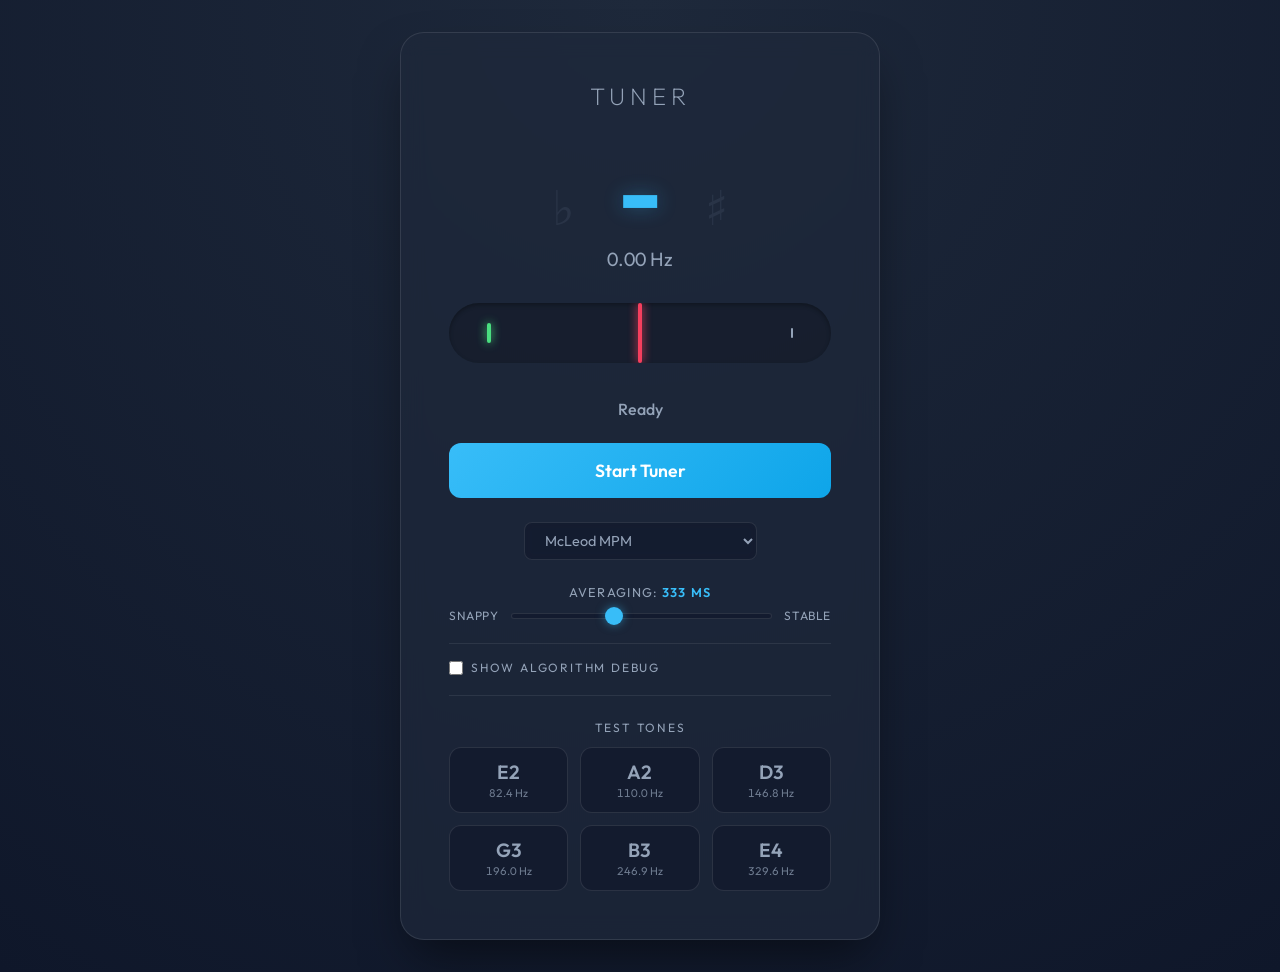
<file: index.html>
<!DOCTYPE html>
<html lang="en">

<head>
    <meta charset="UTF-8">
    <meta name="viewport" content="width=device-width, initial-scale=1.0">
    <title>Professional Guitar Tuner</title>
    <link rel="preconnect" href="https://fonts.googleapis.com">
    <link rel="preconnect" href="https://fonts.gstatic.com" crossorigin>
    <link href="https://fonts.googleapis.com/css2?family=Outfit:wght@200;400;700&display=swap" rel="stylesheet">
    <link rel="stylesheet" href="style.css">
</head>

<body>
    <div class="tuner-container">
        <h1 class="title">Tuner</h1>

        <div class="display-area">
            <div class="direction-indicator flat" id="flat-indicator">♭</div>
            <div class="note-display-group">
                <div class="note-name" id="note-name">-</div>
                <div class="frequency-text" id="frequency">0.00 Hz</div>
            </div>
            <div class="direction-indicator sharp" id="sharp-indicator">♯</div>
        </div>

        <div class="meter-container">
            <div class="meter-scale">
                <div class="marker center"></div>
                <div class="marker left-1"></div>
                <div class="marker right-1"></div>
            </div>
            <div class="needle" id="needle"></div>
        </div>

        <div class="status-indicator" id="tuning-status">Ready</div>

        <div class="action-group">
            <button id="start-btn" class="start-btn">Start Tuner</button>

            <select id="algorithm-select" class="algorithm-select">
                <option value="yin">YIN</option>
                <option value="mcleod" selected>McLeod MPM</option>
                <option value="autocorr">Autocorrelation</option>
                <option value="hps">Harmonic Product Spectrum</option>
                <option value="music">MUSIC (Subspace)</option>
                <option value="ultimate">Ultimate (Hybrid)</option>
            </select>

            <div class="slider-group">
                <span class="slider-label">Averaging: <span id="smoothing-val">333 ms</span></span>
                <div class="slider-container">
                    <span class="slider-icon">Snappy</span>
                    <input type="range" id="smoothing-slider" class="styled-slider" min="1" max="50" value="20"
                        step="1">
                    <span class="slider-icon">Stable</span>
                </div>
            </div>
        </div>

        <div class="debug-section">
            <label class="debug-label">
                <input type="checkbox" id="debug-toggle">
                Show Algorithm Debug
            </label>
            <div id="algo-params" class="algo-params-container" style="display: none;">
                <!-- Dynamically populated algorithm parameters -->
            </div>
            <div class="test-samples" id="test-samples" style="display: none;">
                <div class="test-samples-controls">
                    <select id="sample-dataset" class="sample-select"></select>
                    <select id="sample-tone" class="sample-select" disabled></select>
                    <button id="sample-play-btn" class="sample-btn" disabled title="Play audio">&#9654;</button>
                    <label class="sample-mute-label"><input type="checkbox" id="sample-mute"> Mute mic</label>
                </div>
            </div>
            <div class="debug-canvas-wrapper" style="display: none;">
                <canvas id="debug-canvas"></canvas>
                <div id="debug-info" class="debug-info"></div>
            </div>
        </div>

        <div class="test-tone-section">
            <div class="test-tone-label">Test Tones</div>
            <div class="test-tone-grid">
                <button class="tone-btn" data-string="0">
                    <span class="tone-name">E2</span>
                    <span class="tone-freq">82.4 Hz</span>
                </button>
                <button class="tone-btn" data-string="1">
                    <span class="tone-name">A2</span>
                    <span class="tone-freq">110.0 Hz</span>
                </button>
                <button class="tone-btn" data-string="2">
                    <span class="tone-name">D3</span>
                    <span class="tone-freq">146.8 Hz</span>
                </button>
                <button class="tone-btn" data-string="3">
                    <span class="tone-name">G3</span>
                    <span class="tone-freq">196.0 Hz</span>
                </button>
                <button class="tone-btn" data-string="4">
                    <span class="tone-name">B3</span>
                    <span class="tone-freq">246.9 Hz</span>
                </button>
                <button class="tone-btn" data-string="5">
                    <span class="tone-name">E4</span>
                    <span class="tone-freq">329.6 Hz</span>
                </button>
            </div>
        </div>
    </div>

    <!-- Load scripts in dependency order -->
    <script src="pitch-common.js"></script>
    <script src="yin-detector.js"></script>
    <script src="autocorrelation-detector.js"></script>
    <script src="mcleod-detector.js"></script>
    <script src="hps-detector.js"></script>
    <script src="music-detector.js"></script>
    <script src="ultimate-detector.js"></script>
    <script src="debug-plot.js"></script>
    <script src="tuner.js"></script>
    <script src="test-tone-generator.js"></script>
    <script src="app.js"></script>
</body>

</html>
</file>
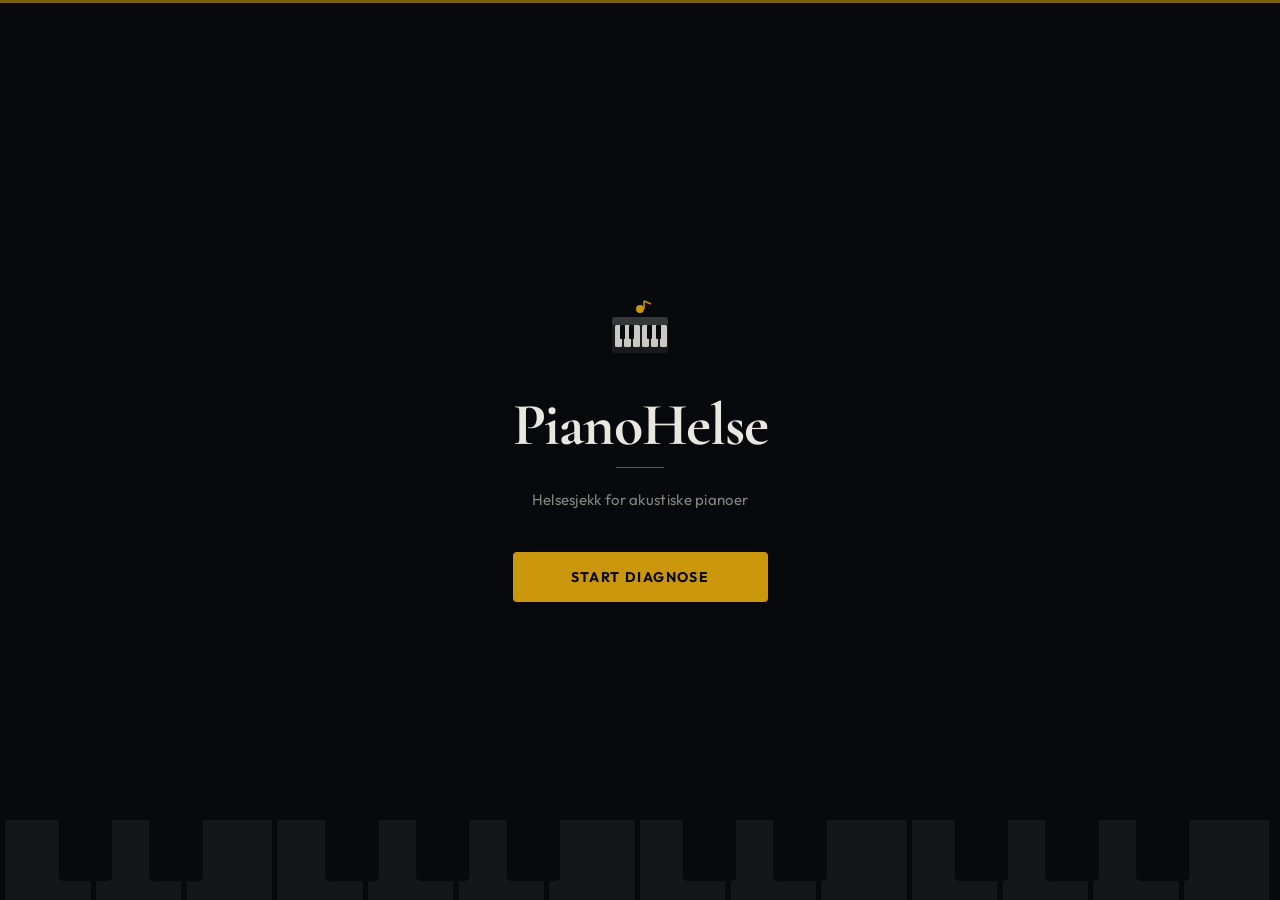
<file: PianoHealthAndTuningWebApp/app/index.html>
<!DOCTYPE html>
<html lang="nb" dir="ltr">
<head>
    <meta charset="UTF-8">
    <meta name="viewport" content="width=device-width, initial-scale=1.0, viewport-fit=cover">
    <meta name="theme-color" content="#07090C">
    <meta name="description" content="Sjekk pianoets helse og book en profesjonell stemmer nær deg.">
    <meta name="apple-mobile-web-app-capable" content="yes">
    <meta name="apple-mobile-web-app-status-bar-style" content="black-translucent">
    <meta name="apple-mobile-web-app-title" content="PianoHelse">

    <title>PianoHelse — Helsesjekk for piano</title>

    <link rel="manifest" href="./manifest.json">
    <link rel="apple-touch-icon" href="./icons/icon-192.png">
    <link rel="icon" type="image/svg+xml" href="./icons/icon.svg">

    <link rel="preconnect" href="https://fonts.googleapis.com">
    <link rel="preconnect" href="https://fonts.gstatic.com" crossorigin>
    <link rel="stylesheet"
          href="https://fonts.googleapis.com/css2?family=Cormorant+Garamond:wght@500;600;700&family=Outfit:wght@400;500;600;700&family=JetBrains+Mono:wght@400;500&display=swap">

    <link rel="stylesheet" href="./style.css">

    <style>
        /* Screen routing — loaded first, referenced immediately */
        .skjerm { display: flex; flex-direction: column; min-height: 100dvh; }
        .skjul  { display: none !important; }
    </style>
</head>
<body>

<!-- ═══════════════════════════════════════════════════════════════════════
     SCREEN 1 — WELCOME
═══════════════════════════════════════════════════════════════════════════ -->
<section id="skjerm-velkomst" class="skjerm" aria-label="Velkomst">

    <!-- Decorative piano-key strip at bottom -->
    <div class="velkomst-keys-strip" aria-hidden="true">
        <svg viewBox="0 0 480 80" preserveAspectRatio="xMidYMid slice"
             xmlns="http://www.w3.org/2000/svg" style="width:100%;height:100%">
            <!-- 14 white keys -->
            <rect x="2"   y="0" width="32" height="80" rx="2" fill="#E9E7E0"/>
            <rect x="36"  y="0" width="32" height="80" rx="2" fill="#E9E7E0"/>
            <rect x="70"  y="0" width="32" height="80" rx="2" fill="#E9E7E0"/>
            <rect x="104" y="0" width="32" height="80" rx="2" fill="#E9E7E0"/>
            <rect x="138" y="0" width="32" height="80" rx="2" fill="#E9E7E0"/>
            <rect x="172" y="0" width="32" height="80" rx="2" fill="#E9E7E0"/>
            <rect x="206" y="0" width="32" height="80" rx="2" fill="#E9E7E0"/>
            <rect x="240" y="0" width="32" height="80" rx="2" fill="#E9E7E0"/>
            <rect x="274" y="0" width="32" height="80" rx="2" fill="#E9E7E0"/>
            <rect x="308" y="0" width="32" height="80" rx="2" fill="#E9E7E0"/>
            <rect x="342" y="0" width="32" height="80" rx="2" fill="#E9E7E0"/>
            <rect x="376" y="0" width="32" height="80" rx="2" fill="#E9E7E0"/>
            <rect x="410" y="0" width="32" height="80" rx="2" fill="#E9E7E0"/>
            <rect x="444" y="0" width="32" height="80" rx="2" fill="#E9E7E0"/>
            <!-- Black keys (pattern: C# D# — F# G# A# | C# D# ...) -->
            <rect x="22"  y="0" width="20" height="48" rx="2" fill="#0D1015"/>
            <rect x="56"  y="0" width="20" height="48" rx="2" fill="#0D1015"/>
            <rect x="122" y="0" width="20" height="48" rx="2" fill="#0D1015"/>
            <rect x="156" y="0" width="20" height="48" rx="2" fill="#0D1015"/>
            <rect x="190" y="0" width="20" height="48" rx="2" fill="#0D1015"/>
            <rect x="256" y="0" width="20" height="48" rx="2" fill="#0D1015"/>
            <rect x="290" y="0" width="20" height="48" rx="2" fill="#0D1015"/>
            <rect x="358" y="0" width="20" height="48" rx="2" fill="#0D1015"/>
            <rect x="392" y="0" width="20" height="48" rx="2" fill="#0D1015"/>
            <rect x="426" y="0" width="20" height="48" rx="2" fill="#0D1015"/>
        </svg>
    </div>

    <div class="velkomst-innhold">
        <!-- Piano icon -->
        <div class="velkomst-logo-wrapper">
            <svg class="velkomst-logo" viewBox="0 0 64 64" fill="none"
                 xmlns="http://www.w3.org/2000/svg" role="img" aria-label="PianoHelse logo">
                <rect x="4" y="18" width="56" height="36" rx="3" fill="rgba(233,231,224,0.08)"/>
                <rect x="4" y="18" width="56" height="8"  rx="2" fill="rgba(233,231,224,0.14)"/>
                <!-- White keys -->
                <rect x="7"  y="26" width="7" height="22" rx="1.5" fill="#E9E7E0" opacity="0.85"/>
                <rect x="16" y="26" width="7" height="22" rx="1.5" fill="#E9E7E0" opacity="0.85"/>
                <rect x="25" y="26" width="7" height="22" rx="1.5" fill="#E9E7E0" opacity="0.85"/>
                <rect x="34" y="26" width="7" height="22" rx="1.5" fill="#E9E7E0" opacity="0.85"/>
                <rect x="43" y="26" width="7" height="22" rx="1.5" fill="#E9E7E0" opacity="0.85"/>
                <rect x="52" y="26" width="7" height="22" rx="1.5" fill="#E9E7E0" opacity="0.85"/>
                <!-- Black keys -->
                <rect x="12" y="26" width="5" height="14" rx="1" fill="#07090C"/>
                <rect x="21" y="26" width="5" height="14" rx="1" fill="#07090C"/>
                <rect x="39" y="26" width="5" height="14" rx="1" fill="#07090C"/>
                <rect x="48" y="26" width="5" height="14" rx="1" fill="#07090C"/>
                <!-- Gold note -->
                <circle cx="32" cy="10" r="4" fill="#C9960C"/>
                <line x1="36" y1="10" x2="36" y2="2" stroke="#C9960C" stroke-width="1.5"/>
                <line x1="36" y1="2"  x2="43" y2="5" stroke="#C9960C" stroke-width="1.5"/>
            </svg>
        </div>

        <h1 class="velkomst-tittel">PianoHelse</h1>
        <div class="velkomst-rule" aria-hidden="true"></div>
        <p class="velkomst-undertekst">Helsesjekk for akustiske pianoer</p>

        <button id="start-diagnose-knapp"
                aria-label="Start diagnose av pianoet ditt">
            Start diagnose
        </button>
    </div>

    <!-- Hidden loading bar (JS compat) -->
    <div class="velkomst-lastebaar" aria-hidden="true">
        <div class="velkomst-lastebaar-fylt"></div>
    </div>
</section>


<!-- ═══════════════════════════════════════════════════════════════════════
     SCREEN 2 — PIANO INFO
═══════════════════════════════════════════════════════════════════════════ -->
<section id="skjerm-piano-info" class="skjerm skjul" aria-label="Piano-informasjon">
    <div class="topplinje">
        <span style="min-width:72px"></span>
        <span class="topplinje-tittel">Ditt piano</span>
        <button class="tilbake-knapp" id="piano-info-hopp-knapp"
                aria-label="Hopp over og gå videre">
            Hopp over
        </button>
    </div>

    <div class="side-innhold">
        <h1 style="margin-bottom:var(--s2)">Om pianoet ditt</h1>
        <p style="color:var(--t2);margin-bottom:var(--s6);font-size:0.9rem">
            Hjelper oss å gi deg en mer presis diagnose
        </p>

        <!-- Piano type as tap-cards -->
        <div class="skjema-etikett" style="margin-bottom:var(--s3)">Piano-type</div>
        <div class="piano-type-grid" role="radiogroup" aria-label="Velg piano-type">
            <div class="piano-type-kaart">
                <input type="radio" name="piano-type" id="pt-flygelformet" value="flygelformet">
                <label for="pt-flygelformet">
                    <span class="tipo-ikon">🎹</span>
                    Flygel
                </label>
            </div>
            <div class="piano-type-kaart">
                <input type="radio" name="piano-type" id="pt-stuepiano" value="stuepiano" checked>
                <label for="pt-stuepiano">
                    <span class="tipo-ikon">🪗</span>
                    Stuepiano
                </label>
            </div>
            <div class="piano-type-kaart">
                <input type="radio" name="piano-type" id="pt-digitalt" value="digitalt">
                <label for="pt-digitalt">
                    <span class="tipo-ikon">🔌</span>
                    Digitalt
                </label>
            </div>
            <div class="piano-type-kaart">
                <input type="radio" name="piano-type" id="pt-ukjent" value="ukjent">
                <label for="pt-ukjent">
                    <span class="tipo-ikon">❓</span>
                    Vet ikke
                </label>
            </div>
        </div>
        <!-- Hidden legacy radio for JS compat (existing name="piano-type" still works via above) -->

        <div class="skjema-rad">
            <div class="skjema-gruppe" style="margin-bottom:0">
                <label class="skjema-etikett" for="piano-merke">Merke</label>
                <input type="text" id="piano-merke" class="tekst-input"
                       placeholder="Steinway, Yamaha…"
                       autocomplete="off">
            </div>
            <div class="skjema-gruppe" style="margin-bottom:0">
                <label class="skjema-etikett" for="piano-alder">Alder</label>
                <select id="piano-alder" class="select-input">
                    <option value="">Velg…</option>
                    <option value="0-5">0–5 år</option>
                    <option value="5-15">5–15 år</option>
                    <option value="15-30">15–30 år</option>
                    <option value="30-50">30–50 år</option>
                    <option value="50+">50+ år</option>
                    <option value="ukjent">Vet ikke</option>
                </select>
            </div>
        </div>

        <div class="skjema-gruppe">
            <label class="skjema-etikett" for="piano-sist-stemt">Sist stemt</label>
            <select id="piano-sist-stemt" class="select-input">
                <option value="">Velg tidspunkt…</option>
                <option value="3mnd">Siste 3 måneder</option>
                <option value="6mnd">3–6 måneder siden</option>
                <option value="1ar">6–12 måneder siden</option>
                <option value="2ar">1–2 år siden</option>
                <option value="5ar">2–5 år siden</option>
                <option value="lenge">Mer enn 5 år siden</option>
                <option value="aldri">Aldri stemt</option>
            </select>
        </div>

        <p class="privacy-note">🔒 Kun brukt til å forbedre analysen din. Deles ikke.</p>

        <button id="piano-info-neste-knapp" class="knapp-primer"
                aria-label="Lagre og gå videre">
            Fortsett
        </button>
    </div>
</section>


<!-- ═══════════════════════════════════════════════════════════════════════
     SCREEN 3 — PREPARATION
═══════════════════════════════════════════════════════════════════════════ -->
<section id="skjerm-forberedelse" class="skjerm skjul" aria-label="Forberedelse til analyse">
    <div class="topplinje">
        <button class="avbryt-knapp" id="forberedelse-avbryt-knapp"
                aria-label="Avbryt og gå tilbake til start">
            ✕ Avbryt
        </button>
        <span class="topplinje-tittel">Gjør deg klar</span>
        <span style="min-width:72px"></span>
    </div>

    <div class="side-innhold">
        <h1 style="margin-bottom:var(--s2)">Klar for skanning?</h1>
        <p id="forberedelse-tidsestimat"
           style="color:var(--t3);margin-bottom:var(--s6);font-size:0.875rem">
            Ca. 2 min · 52 taster · Hold hver tast ~2 sek
        </p>

        <!-- Keyboard direction illustration -->
        <div class="forberedelse-illustrasjon"
             aria-label="Illustrasjon: spill fra C1 til høyre, én tast om gangen">
            <svg viewBox="0 0 240 60" fill="none" xmlns="http://www.w3.org/2000/svg"
                 aria-hidden="true" style="width:100%;max-width:280px;display:block;margin:0 auto">
                <!-- Grayed-out A0/B0 -->
                <rect x="2"  y="2" width="22" height="44" rx="2" fill="#1A2535" stroke="#131C26" stroke-width="1"/>
                <rect x="26" y="2" width="22" height="44" rx="2" fill="#1A2535" stroke="#131C26" stroke-width="1"/>
                <rect x="18" y="2" width="14" height="28" rx="1" fill="#0D1015" opacity="0.6"/>
                <line x1="50" y1="4" x2="50" y2="48" stroke="#C9960C" stroke-width="1.5" stroke-dasharray="3,3" opacity="0.7"/>
                <!-- C1 highlighted -->
                <rect x="52" y="2" width="22" height="44" rx="2" fill="rgba(201,150,12,0.15)"
                      stroke="#C9960C" stroke-width="2"/>
                <text x="63" y="56" text-anchor="middle" font-size="9" font-weight="700"
                      fill="#C9960C" font-family="Outfit, sans-serif">C1</text>
                <!-- D1 E1 -->
                <rect x="76" y="2" width="22" height="44" rx="2" fill="#0D1319" stroke="rgba(201,150,12,0.4)" stroke-width="1.5"/>
                <rect x="100" y="2" width="22" height="44" rx="2" fill="#0D1319" stroke="rgba(201,150,12,0.4)" stroke-width="1.5"/>
                <!-- F1 G1 A1 -->
                <rect x="124" y="2" width="22" height="44" rx="2" fill="#0D1319" stroke="#131C26" stroke-width="1"/>
                <rect x="148" y="2" width="22" height="44" rx="2" fill="#0D1319" stroke="#131C26" stroke-width="1"/>
                <rect x="172" y="2" width="22" height="44" rx="2" fill="#0D1319" stroke="#131C26" stroke-width="1"/>
                <rect x="196" y="2" width="22" height="44" rx="2" fill="#0D1319" stroke="#131C26" stroke-width="1"/>
                <!-- Black keys -->
                <rect x="70" y="2" width="14" height="28" rx="1" fill="#0D1015" opacity="0.8"/>
                <rect x="94" y="2" width="14" height="28" rx="1" fill="#0D1015" opacity="0.8"/>
                <rect x="136" y="2" width="14" height="28" rx="1" fill="#0D1015" opacity="0.6"/>
                <rect x="160" y="2" width="14" height="28" rx="1" fill="#0D1015" opacity="0.6"/>
                <rect x="184" y="2" width="14" height="28" rx="1" fill="#0D1015" opacity="0.6"/>
                <!-- hopp over text -->
                <text x="22" y="56" text-anchor="middle" font-size="7"
                      fill="rgba(233,231,224,0.28)" font-family="Outfit, sans-serif">hopp over</text>
                <!-- Arrow -->
                <text x="224" y="28" font-size="14" fill="rgba(233,231,224,0.35)"
                      font-family="Outfit, sans-serif" text-anchor="middle">→</text>
            </svg>
            <p class="illustrasjon-tekst" style="margin-top:var(--s3)">
                Start på <strong style="color:var(--gold-l)">C1</strong> og spill mot høyre, én tast om gangen
            </p>
        </div>

        <!-- Key selection: segmented control -->
        <div class="skjema-etikett" style="margin-bottom:var(--s2)">Hvilke taster?</div>
        <div class="segmented-control" role="radiogroup" aria-label="Velg skanneomfang">
            <input type="radio" name="skanne-valg" id="valg-hvite" value="hvite" checked>
            <label for="valg-hvite">
                Kun hvite
                <small>~2 min · 52 taster</small>
            </label>
            <input type="radio" name="skanne-valg" id="valg-alle" value="alle">
            <label for="valg-alle">
                Alle taster
                <small>~3 min · 88 taster</small>
            </label>
        </div>

        <!-- Checklist -->
        <ul class="sjekkliste" aria-label="Sjekkliste før skanning">
            <li>
                <i class="sjekk-ikon" aria-hidden="true">✓</i>
                <span>Pianoet er tilgjengelig og lokket åpent</span>
            </li>
            <li>
                <i class="sjekk-ikon" aria-hidden="true">✓</i>
                <span>Relativt stille rom</span>
            </li>
            <li>
                <i class="sjekk-ikon" aria-hidden="true">✓</i>
                <span>Telefonen 20–50 cm fra pianoet</span>
            </li>
            <li>
                <i class="sjekk-ikon" aria-hidden="true">✓</i>
                <span>Bluetooth-headset frakoblet</span>
            </li>
            <li>
                <i class="sjekk-ikon" aria-hidden="true">✓</i>
                <span>Pedal ikke trykket ned</span>
            </li>
        </ul>

        <!-- Digital piano warning (shown dynamically) -->
        <div id="digitalt-piano-advarsel" style="display:none"
             role="note" aria-live="polite">
            <p style="font-weight:700;margin-bottom:4px">Digitalt piano</p>
            <p>Digitale pianoer trenger ikke akustisk stemming. Resultatet vil ikke gi meningsfull informasjon, men du kan utforske appen.</p>
        </div>

        <!-- Privacy info pill -->
        <div class="info-pill" aria-hidden="true">
            🔒 Lydanalysen skjer lokalt — ingenting sendes til nett
        </div>

        <button id="forberedelse-start-knapp" class="knapp-primer"
                style="background:var(--ok)"
                aria-label="Jeg er klar, start skanning">
            Start skanning
        </button>
    </div>
</section>


<!-- ═══════════════════════════════════════════════════════════════════════
     SCREEN 4 — SCANNING
═══════════════════════════════════════════════════════════════════════════ -->
<section id="skjerm-skanning" class="skjerm skjul" aria-label="Aktiv skanning">

    <!-- Thin progress line — the only progress indicator -->
    <div class="skanning-progress-line" role="progressbar"
         aria-valuemin="0" aria-valuemax="52" aria-valuenow="0"
         aria-label="Skanningsfremdrift">
        <div id="fremdrift-bar-fylt"></div>
    </div>

    <!-- Minimal top bar -->
    <div class="skanning-topplinje">
        <button id="stopp-skanning-knapp" style="display:none"
                aria-label="Avbryt pågående skanning">
            ■ Stopp
        </button>
        <div class="skanning-fremdrift-info">
            <span id="fremdrift-tekst">0 av 52 taster</span>
            &nbsp;·&nbsp;
            <span id="fremdrift-pst">0%</span>
        </div>
    </div>

    <div class="side-innhold">

        <!-- Start button (shown before scan begins) -->
        <div class="skanning-knapper" style="margin-top:0;margin-bottom:var(--s5)">
            <button id="start-skanning-knapp" class="knapp-primer"
                    aria-label="Start skanning av piano">
                Start skanning
            </button>
        </div>

        <!-- Mic pulse -->
        <div class="skanning-puls-wrapper">
            <div class="mikrofon-puls" id="mikrofon-puls" aria-hidden="true">
                <div class="puls-ring"></div>
                <div class="puls-ring"></div>
                <div class="puls-ikon">🎤</div>
            </div>
        </div>

        <!-- Current and next key — the hero display -->
        <div class="spill-tast-visning">
            <div class="tast-info-rad">
                <div class="gjeldende-tast">
                    <span class="tast-etikett">Nå</span>
                    <span id="spill-tast-label" aria-live="polite">—</span>
                </div>
                <div class="neste-tast">
                    <span class="tast-etikett">Neste</span>
                    <span id="neste-tast-label" aria-live="polite">—</span>
                </div>
            </div>
            <p class="spill-tast-hint">Hold tangenten nede i minst 2 sekunder</p>
        </div>

        <!-- Bass microphone warning (shown dynamically for lowest notes) -->
        <div id="bass-mikrofon-advarsel" class="bass-advarsel-boks"
             role="note" aria-live="polite">
            <strong>Dype toner og mobilmikrofon</strong>
            Spill tonen tydelig (forte) og hold i 2–3 sekunder.
        </div>

        <!-- Status text -->
        <div id="skanning-status" class="skanning-status"
             aria-live="polite" aria-atomic="true">
            Trykk «Start skanning» for å begynne
        </div>

        <!-- Live frequency readout -->
        <div class="skanning-frekvens-info" aria-live="polite">
            <span id="skanning-hz" aria-label="Detektert frekvens">— Hz</span>
            <span id="skanning-cents" class="skanning-cents"
                  aria-label="Cents-avvik">— ¢</span>
        </div>

        <!-- Piano keyboard canvas -->
        <div class="tastatur-container" role="presentation">
            <canvas id="tastatur-canvas" height="88"
                    aria-label="Pianotastatur med fremgang per tast">
            </canvas>
        </div>

        <!-- Error message (hidden by default) -->
        <div id="skanning-feil" class="skanning-feil" style="display:none"
             role="alert" aria-live="assertive">
        </div>

    </div>
</section>


<!-- ═══════════════════════════════════════════════════════════════════════
     SCREEN 5 — ANALYSIS (loading)
═══════════════════════════════════════════════════════════════════════════ -->
<section id="skjerm-analyse" class="skjerm skjul" aria-label="Analysebehandling pågår">
    <div style="text-align:center;padding:var(--s12) var(--pad)">
        <div class="analyse-spinner" role="status" aria-label="Analyserer"></div>

        <h2 style="font-family:var(--serif);font-size:1.75rem;font-weight:600;
                   color:var(--t1);margin-bottom:var(--s2)">
            Analyserer…
        </h2>
        <p style="color:var(--t3);font-size:0.875rem;margin-bottom:var(--s8)">
            Sammenligner med Railsback-referansen
        </p>

        <div class="analyse-fremdrift" aria-hidden="true">
            <div class="analyse-fremdrift-fylt"></div>
        </div>

        <p class="analyse-hjelpetekst">
            Ingen data lastes opp
        </p>
    </div>
</section>


<!-- ═══════════════════════════════════════════════════════════════════════
     SCREEN 6 — REPORT
═══════════════════════════════════════════════════════════════════════════ -->
<section id="skjerm-rapport" class="skjerm skjul" aria-label="Helsesammendrags-rapport">

    <!-- Header: score ring -->
    <div class="rapport-hode">
        <div class="score-sirkel-wrapper">
            <div class="score-sirkel" id="score-sirkel" role="img"
                 aria-label="Helsescore">
                <svg viewBox="0 0 120 120">
                    <circle class="score-ring-bakgrunn" cx="60" cy="60" r="54"/>
                    <circle id="score-ring-bue"         cx="60" cy="60" r="54"/>
                </svg>
                <div class="score-sirkel-tekst">
                    <span id="score-ikon"  aria-hidden="true">?</span>
                    <span id="score-tall">—</span>
                    <span class="score-av-100">/100</span>
                </div>
            </div>

            <div id="helse-badge" class="helse-badge badge-tilsyn" aria-live="polite">
                <span class="badge-tekst">Laster…</span>
                <span class="badge-score"></span>
            </div>

            <p id="score-status-tekst">—</p>

            <div id="neste-stemming-chip" class="neste-stemming-chip"
                 style="display:none" aria-live="polite">
                Neste stemming: <strong>—</strong>
            </div>
        </div>
    </div>

    <!-- Report body -->
    <div class="rapport-innhold-bg" style="flex:1;background:var(--bg)">
        <div class="rapport-innhold" style="padding:var(--pad);max-width:var(--max-w);margin:0 auto">

            <!-- Pitch-raise warning (critical deviation) -->
            <div id="opptrekk-advarsel" style="display:none">
                <p style="font-weight:700;color:var(--crit)">Obs: Pianoet kan trenge opptrekk</p>
                <p>Avviket er så stort at én stemming kanskje ikke er nok. Fortell stemmeren om resultatet slik at de kan planlegge for pitch raise.</p>
            </div>

            <!-- Assessment -->
            <div class="rapport-seksjon">
                <h3>Vurdering</h3>
                <p id="rapport-beskrivelse">Beregner…</p>
            </div>

            <!-- Key stats 2×2 grid -->
            <div class="rapport-seksjon">
                <h3>Nøkkeltall</h3>
                <div class="detaljer-grid">
                    <div class="detalj-celle">
                        <span class="detalj-verdi-stor" id="detalj-gjennomsnitt">—</span>
                        <span class="detalj-etikett-stor">Snitt avvik</span>
                    </div>
                    <div class="detalj-celle">
                        <span class="detalj-verdi-stor" id="detalj-maks">—</span>
                        <span class="detalj-etikett-stor">Maks avvik</span>
                    </div>
                    <div class="detalj-celle">
                        <span class="detalj-verdi-stor" id="detalj-kritiske"
                              style="color:var(--crit)">—</span>
                        <span class="detalj-etikett-stor">Kritiske (&gt;20¢)</span>
                    </div>
                    <div class="detalj-celle">
                        <span class="detalj-verdi-stor" id="detalj-advarsler"
                              style="color:var(--warn)">—</span>
                        <span class="detalj-etikett-stor">Advarsler (10–20¢)</span>
                    </div>
                </div>
                <p style="font-size:0.75rem;color:var(--t3);margin-top:var(--s4);text-align:center;font-family:var(--mono)">
                    <span id="detalj-bekreftede">—</span> toner bekreftet
                </p>
            </div>

            <!-- Tuning curve -->
            <div class="rapport-seksjon">
                <h3>Stemningskurve</h3>
                <p style="font-size:0.8125rem;color:var(--t3);margin-bottom:var(--s3)">
                    Sveip sidelengs · Trykk på en tone for å remåle
                </p>
                <div class="kurve-container">
                    <canvas id="stemningskurve-canvas"
                            aria-label="Stemningskurve — cents-avvik per tone"></canvas>
                </div>
                <p style="font-size:0.75rem;color:var(--t3);margin-top:var(--s3)">
                    Stiplet linje = Railsback-referanse (ideell strekningsstemming)
                </p>
                <!-- Toneinfo panel — filled dynamically on click -->
                <div id="toneinfo-panel" style="display:none"></div>
            </div>

            <!-- Per-octave table -->
            <div class="rapport-seksjon">
                <h3>Per oktav</h3>
                <div style="overflow-x:auto">
                    <table class="oktav-tabell" aria-label="Avvik per oktav">
                        <thead>
                            <tr>
                                <th>Område</th>
                                <th>Toner</th>
                                <th>Snitt</th>
                                <th>Maks</th>
                            </tr>
                        </thead>
                        <tbody id="oktav-tabell-kropp">
                            <tr><td colspan="4" style="color:var(--t3);text-align:center">
                                Ingen data
                            </td></tr>
                        </tbody>
                    </table>
                </div>
            </div>

        </div><!-- /.rapport-innhold -->
    </div><!-- /.rapport-innhold-bg -->

    <!-- Action buttons -->
    <div class="rapport-knapper">
        <button id="book-stemmer-knapp" class="knapp-primer"
                aria-label="Se tilgjengelige pianostemmere">
            Se tilgjengelige stemmere
        </button>
        <button id="del-rapport-knapp" class="knapp-sekunder"
                aria-label="Del rapport">
            Del rapport
        </button>
        <button id="ny-analyse-knapp" class="knapp-tekst-lenke"
                aria-label="Start en ny analyse">
            Ny analyse
        </button>
    </div>

    <!-- Legal disclaimer -->
    <div class="ansvarsfraskrivelse">
        <p>PianoHelse gir en indikasjon basert på mobilmikrofonmålinger.
           Resultatet er veiledende — ikke en erstatning for profesjonell vurdering.
           Nøyaktigheten varierer med romakustikk og mikrofonkvalitet.</p>
    </div>

</section>


<!-- ═══════════════════════════════════════════════════════════════════════
     SCREEN 7 — FIND TUNER
═══════════════════════════════════════════════════════════════════════════ -->
<section id="skjerm-finn-stemmer" class="skjerm skjul" aria-label="Finn pianostemmer">
    <div class="topplinje">
        <button class="tilbake-knapp" id="finn-stemmer-tilbake-knapp"
                aria-label="Tilbake til rapport">
            ← Tilbake
        </button>
        <span class="topplinje-tittel">Stemmere nær deg</span>
        <span style="min-width:72px"></span>
    </div>

    <div class="side-innhold">
        <h1 style="margin-bottom:var(--s2)">Finn en stemmer</h1>
        <p style="color:var(--t2);font-size:0.9rem;margin-bottom:var(--s6)">
            Profesjonelle pianostemmere i ditt område
        </p>

        <div id="stemmer-liste" class="stemmer-liste"
             aria-label="Liste over tilgjengelige stemmere">
            <p style="color:var(--t3);text-align:center">Laster stemmere…</p>
        </div>

        <div class="tuner-disclaimer">
            <p>Booking med kalender og betaling er under utvikling.
               Ring stemmer direkte for å avtale time.</p>
        </div>
    </div>
</section>


<!-- ═══════════════════════════════════════════════════════════════════════
     iOS INSTALL BANNER
═══════════════════════════════════════════════════════════════════════════ -->
<div id="ios-installer-banner" role="banner" aria-label="Installer PianoHelse som app">
    <p>
        Installer PianoHelse: trykk <strong>Del</strong> → <strong>Legg til på hjemskjermen</strong>
    </p>
    <button id="ios-installer-lukk" aria-label="Lukk installasjonsbanner"
            onclick="document.getElementById('ios-installer-banner').style.display='none'">
        ✕
    </button>
</div>


<!-- ═══════════════════════════════════════════════════════════════════════
     SCRIPTS — load order
═══════════════════════════════════════════════════════════════════════════ -->

<!-- Unregister stale service workers -->
<script>
if ('serviceWorker' in navigator) {
    navigator.serviceWorker.getRegistrations().then(regs => {
        regs.forEach(r => r.unregister());
    });
}
</script>

<!-- Pitch detection dependencies (from parent dir) -->
<script src="../../pitch-common.js"></script>
<script src="../../ultimate-detector.js"></script>

<!-- App modules -->
<script src="./router.js"></script>
<script src="./piano-keyboard.js"></script>
<script src="./piano-scanner.js"></script>
<script src="./health-scorer.js"></script>
<script src="./tuning-curve.js"></script>
<script src="./app.js"></script>

</body>
</html>
</file>
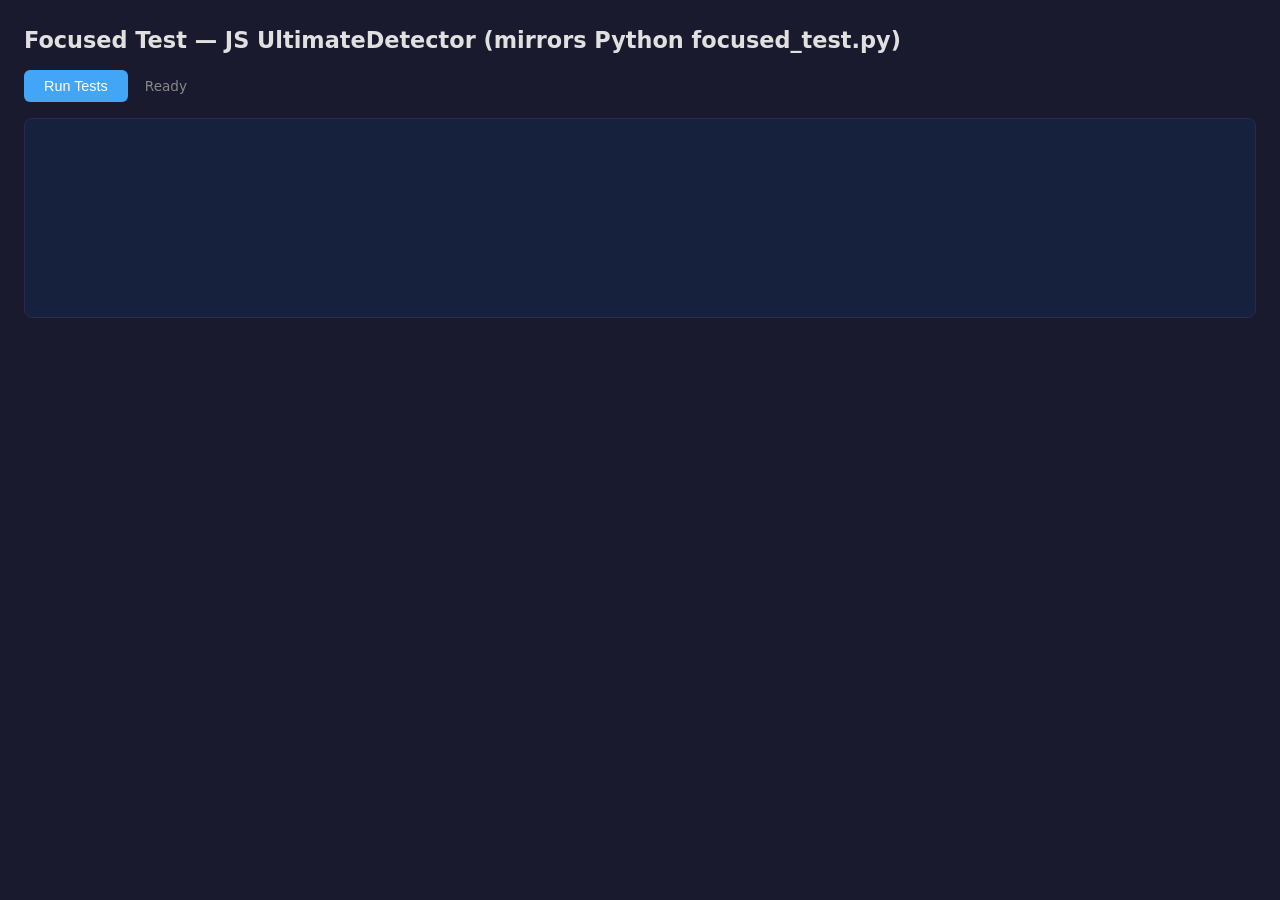
<file: focused-test.html>
<!DOCTYPE html>
<html lang="en">
<head>
    <meta charset="UTF-8">
    <title>Focused Test — JS vs Python Comparison</title>
    <style>
        :root { --bg: #1a1a2e; --card: #16213e; --text: #e0e0e0; --muted: #888;
                --green: #4caf50; --yellow: #ff9800; --red: #f44336; --blue: #42a5f5; --border: #2a2a4a; }
        * { box-sizing: border-box; margin: 0; padding: 0; }
        body { font-family: 'Segoe UI', system-ui, sans-serif; background: var(--bg);
               color: var(--text); padding: 24px; line-height: 1.5; }
        h1 { font-size: 1.4rem; margin-bottom: 12px; }
        button { background: var(--blue); color: #fff; border: none; padding: 8px 20px;
                 border-radius: 6px; cursor: pointer; font-size: 0.9rem; }
        button:disabled { opacity: 0.4; cursor: not-allowed; }
        #status { font-size: 0.85rem; color: var(--muted); margin-left: 12px; }
        #output { margin-top: 16px; font-family: 'Cascadia Code', 'Consolas', monospace;
                  font-size: 0.82rem; white-space: pre-wrap; line-height: 1.4; background: var(--card);
                  padding: 16px; border-radius: 8px; border: 1px solid var(--border); min-height: 200px; }
        .pass { color: var(--green); }
        .fail { color: var(--red); }
        .summary { color: var(--blue); font-weight: bold; font-size: 0.95rem; margin-top: 8px; }
    </style>
</head>
<body>
    <h1>Focused Test — JS UltimateDetector (mirrors Python focused_test.py)</h1>
    <div>
        <button id="run-btn">Run Tests</button>
        <span id="status">Ready</span>
    </div>
    <div id="output"></div>

    <script src="pitch-common.js"></script>
    <script src="ultimate-detector.js"></script>
    <script>
        const SEMI = {
            'C': 0, 'C#': 1, 'Db': 1, 'D': 2, 'D#': 3, 'Eb': 3,
            'E': 4, 'F': 5, 'F#': 6, 'Gb': 6, 'G': 7, 'G#': 8,
            'Ab': 8, 'A': 9, 'A#': 10, 'Bb': 10, 'B': 11
        };

        function calcExpectedFreq(note, octave) {
            const midi = (octave + 1) * 12 + SEMI[note];
            return 440.0 * Math.pow(2, (midi - 69) / 12);
        }

        function getCentsTolerance(freq) {
            if (freq >= 2093) return 100;  // C7+
            if (freq >= 1047) return 50;   // C6+
            if (freq < 65.5) return 35;    // A0-C1 (high inharmonicity)
            return 25;
        }

        /**
         * Onset detection matching Python focused_test.py exactly:
         * - 10% of max RMS threshold (NOT 20%)
         * - NO consecutive-hop requirement (first hop above threshold wins)
         * - 50ms skip past onset
         * - Clamp so buffer fits
         */
        function findOnsetPython(channelData, sampleRate) {
            const hop = 1024;
            const len = channelData.length;

            // Pass 1: compute RMS per hop, find max
            const rmsVals = [];
            for (let i = 0; i + hop <= len; i += hop) {
                let sum = 0;
                for (let j = i; j < i + hop; j++) {
                    sum += channelData[j] * channelData[j];
                }
                rmsVals.push(Math.sqrt(sum / hop));
            }

            if (rmsVals.length === 0) return 0;

            let peakRms = 0;
            for (let i = 0; i < rmsVals.length; i++) {
                if (rmsVals[i] > peakRms) peakRms = rmsVals[i];
            }

            const threshold = peakRms * 0.1; // 10% — matches Python

            // Pass 2: first hop above threshold (no consecutive requirement)
            for (let i = 0; i < rmsVals.length; i++) {
                if (rmsVals[i] > threshold) {
                    const onsetSample = i * hop + Math.floor(sampleRate * 0.05); // 50ms past
                    return Math.min(onsetSample, len - 8192);
                }
            }
            return 0;
        }

        // ---- Build test case lists (mirrors Python exactly) ----

        function buildUIowaTests() {
            const notes = ['C', 'Db', 'D', 'Eb', 'E', 'F', 'Gb', 'G', 'Ab', 'A', 'Bb', 'B'];
            const cases = [];
            // B0
            cases.push({ dataset: 'UIowa', file: 'Piano.mf.B0.ogg', note: 'B', octave: 0 });
            for (let oct = 1; oct <= 7; oct++) {
                for (const n of notes) {
                    cases.push({ dataset: 'UIowa', file: `Piano.mf.${n}${oct}.ogg`, note: n, octave: oct });
                }
            }
            // C8
            cases.push({ dataset: 'UIowa', file: 'Piano.mf.C8.ogg', note: 'C', octave: 8 });
            return cases.map(c => ({
                ...c,
                dir: 'TestData/UIowa-Piano-mf/',
                noteName: `${c.note}${c.octave}`
            }));
        }

        function buildSalamanderTests() {
            const noteOrder = ['C', 'D#', 'F#', 'A'];
            const cases = [];
            cases.push({ note: 'A', octave: 0 });
            for (let oct = 1; oct <= 7; oct++) {
                for (const n of noteOrder) cases.push({ note: n, octave: oct });
            }
            cases.push({ note: 'C', octave: 8 });
            return cases.map(c => ({
                dataset: 'Salamander-v8',
                dir: 'TestData/SalamanderGrandPianoV3_OggVorbis/ogg/',
                file: `${c.note}${c.octave}v8.ogg`,
                note: c.note, octave: c.octave,
                noteName: `${c.note}${c.octave}`
            }));
        }

        function buildKamoeTests() {
            // Matches Python regex: (?:f|mf|p)_(?:hb_|hc_|lc_)?([a-g]#?)(\d)\.wav$
            const files = [
                'f_a0.wav','f_a1.wav','f_a4.wav','f_a5.wav','f_a6.wav','f_a7.wav',
                'f_c1.wav','f_c2.wav','f_c4.wav','f_c5.wav','f_c6.wav','f_c7.wav','f_c8.wav',
                'f_d#4.wav','f_d#5.wav','f_d#7.wav',
                'f_f#1.wav','f_f#2.wav','f_f#5.wav','f_f#6.wav','f_f#7.wav',
                'f_hb_d#1.wav','f_hc_a2.wav','f_hc_c3.wav',
                'f_lc_a3.wav','f_lc_d#2.wav','f_lc_d#3.wav','f_lc_d#6.wav',
                'f_lc_f#3.wav','f_lc_f#4.wav',
                'mf_a0.wav','mf_a1.wav','mf_a2.wav','mf_a4.wav','mf_a5.wav','mf_a6.wav','mf_a7.wav',
                'mf_c1.wav','mf_c2.wav','mf_c3.wav','mf_c4.wav','mf_c5.wav','mf_c7.wav','mf_c8.wav',
                'mf_d#1.wav','mf_d#2.wav','mf_d#4.wav','mf_d#5.wav','mf_d#7.wav',
                'mf_f#1.wav','mf_f#2.wav','mf_f#5.wav','mf_f#7.wav',
                'mf_lc_a3.wav','mf_lc_c6.wav','mf_lc_d#3.wav','mf_lc_d#6.wav',
                'mf_lc_f#3.wav','mf_lc_f#4.wav','mf_lc_f#6.wav',
                'p_a0.wav','p_a1.wav','p_a2.wav','p_a5.wav','p_a7.wav',
                'p_c1.wav','p_c2.wav','p_c3.wav','p_c4.wav','p_c8.wav',
                'p_d#1.wav','p_d#2.wav','p_d#5.wav','p_d#7.wav',
                'p_f#1.wav','p_f#2.wav','p_f#7.wav',
                'p_lc_a3.wav','p_lc_a4.wav','p_lc_a6.wav',
                'p_lc_c5.wav','p_lc_c6.wav','p_lc_c7.wav',
                'p_lc_d#3.wav','p_lc_d#4.wav','p_lc_d#6.wav',
                'p_lc_f#3.wav','p_lc_f#4.wav','p_lc_f#5.wav','p_lc_f#6.wav'
            ];
            const re = /^(?:f|mf|p)_(?:hb_|hc_|lc_)?([a-g]#?)(\d)\.wav$/;
            return files.map(f => {
                const m = f.match(re);
                if (!m) return null;
                const note = m[1].toUpperCase();
                const octave = parseInt(m[2]);
                return {
                    dataset: 'Kamoe',
                    dir: 'TestData/kamoepiano301/samples/',
                    file: f,
                    note, octave,
                    noteName: `${note}${octave}`
                };
            }).filter(Boolean);
        }

        function buildDKTests() {
            // FSS6_Royers_L1_<note><octave>_RR1.wav — octave convention +1
            const files = [
                'FSS6_Royers_L1_A#5_RR1.wav','FSS6_Royers_L1_A1_RR1.wav',
                'FSS6_Royers_L1_A3_RR1.wav','FSS6_Royers_L1_A6_RR1.wav',
                'FSS6_Royers_L1_B0_RR1.wav','FSS6_Royers_L1_B2_RR1.wav',
                'FSS6_Royers_L1_B4_RR1.wav','FSS6_Royers_L1_C#2_RR1.wav',
                'FSS6_Royers_L1_C#4_RR1.wav','FSS6_Royers_L1_C0_RR1.wav',
                'FSS6_Royers_L1_D#0_RR1.wav','FSS6_Royers_L1_D#3_RR1.wav',
                'FSS6_Royers_L1_D#5_RR1.wav','FSS6_Royers_L1_D#6_RR1.wav',
                'FSS6_Royers_L1_D1_RR1.wav','FSS6_Royers_L1_E2_RR1.wav',
                'FSS6_Royers_L1_E4_RR1.wav','FSS6_Royers_L1_F#1_RR1.wav',
                'FSS6_Royers_L1_F#3_RR1.wav','FSS6_Royers_L1_F#5_RR1.wav',
                'FSS6_Royers_L1_G#2_RR1.wav','FSS6_Royers_L1_G#4_RR1.wav',
                'FSS6_Royers_L1_G0_RR1.wav'
            ];
            const re = /FSS6_Royers_L1_([A-G]#?)(\d)_RR1\.wav$/;
            return files.map(f => {
                const m = f.match(re);
                if (!m) return null;
                const note = m[1];
                const octave = parseInt(m[2]) + 1; // +1 convention
                return {
                    dataset: 'DK-Gentle',
                    dir: 'TestData/DK Gentle Grand/Samples/Clean NR/',
                    file: f,
                    note, octave,
                    noteName: `${note}${octave}`
                };
            }).filter(Boolean);
        }

        function buildLegacyTests() {
            // "21 A-1.wav" -> note=A, octave=-1+1=0
            const files = [
                '21 A-1.wav','24 C0.wav','27 Eb0.wav','30 Gb0.wav','33 A0.wav',
                '36 C1.wav','39 Eb1.wav','42 Gb1.wav','45 A1.wav','48 C2.wav',
                '51 Eb2.wav','54 Gb2.wav','57 A2.wav','60 C3.wav','63 Eb3.wav',
                '66 Gb3.wav','69 A3.wav','72 C4.wav','75 Eb4.wav','78 Gb4.wav',
                '81 A4.wav','84 C5.wav','87 Eb5.wav','90 Gb5.wav','93 A5.wav',
                '96 C6.wav','99 Eb6.wav','102 Gb6.wav','105 A6.wav','108 C7.wav'
            ];
            const re = /^\d+\s+([A-G]b?)([-]?\d+)\.wav$/;
            return files.map(f => {
                const m = f.match(re);
                if (!m) return null;
                const note = m[1];
                const octave = parseInt(m[2]) + 1; // +1 convention
                return {
                    dataset: 'Legacy',
                    dir: 'TestData/Legacy Knight 1.0 (DS)/Samples/',
                    file: f,
                    note, octave,
                    noteName: `${note}${octave}`
                };
            }).filter(Boolean);
        }

        function buildSteinwayTests() {
            const files = [
                'Steinway_A#5_Dyn2_RR1.wav','Steinway_A1_Dyn2_RR1.wav',
                'Steinway_B2_Dyn2_RR1.wav','Steinway_C#4_Dyn2_RR1.wav',
                'Steinway_C0_Dyn2_RR1.wav','Steinway_D#5_Dyn2_RR1.wav',
                'Steinway_D1_Dyn2_RR1.wav','Steinway_E2_Dyn2_RR1.wav',
                'Steinway_F#3_Dyn2_RR1.wav','Steinway_F6_Dyn2_RR1.wav',
                'Steinway_G#4_Dyn2_RR1.wav','Steinway_G0_Dyn2_RR1.wav'
            ];
            const re = /^Steinway_([A-G]#?)(\d)_Dyn2_RR1\.wav$/;
            return files.map(f => {
                const m = f.match(re);
                if (!m) return null;
                const note = m[1];
                const octave = parseInt(m[2]) + 1; // +1 convention
                return {
                    dataset: 'Steinway',
                    dir: 'TestData/Steinway Grand  (DS)/Samples/',
                    file: f,
                    note, octave,
                    noteName: `${note}${octave}`
                };
            }).filter(Boolean);
        }

        // ---- Main test runner ----

        async function runTests() {
            const btn = document.getElementById('run-btn');
            const statusEl = document.getElementById('status');
            const outputEl = document.getElementById('output');
            btn.disabled = true;
            outputEl.innerHTML = '';
            const lines = [];

            function log(text, cls) {
                const span = document.createElement('span');
                if (cls) span.className = cls;
                span.textContent = text + '\n';
                outputEl.appendChild(span);
            }

            // Build all test cases
            let testCases = [
                ...buildUIowaTests(),
                ...buildSalamanderTests(),
                ...buildKamoeTests(),
                ...buildDKTests(),
                ...buildLegacyTests(),
                ...buildSteinwayTests()
            ];

            // Add expected freq and sort by it (matches Python)
            for (const tc of testCases) {
                tc.expectedFreq = calcExpectedFreq(tc.note, tc.octave);
            }
            testCases.sort((a, b) => a.expectedFreq - b.expectedFreq);

            const detector = new UltimateDetector();
            const audioCtx = new (window.AudioContext || window.webkitAudioContext)();
            const bufferSize = 8192;

            let success = 0;
            let total = 0;
            let failures = [];
            let loadErrors = [];
            const datasetScores = {};

            for (let idx = 0; idx < testCases.length; idx++) {
                const tc = testCases[idx];
                statusEl.textContent = `Testing ${idx + 1}/${testCases.length}: [${tc.dataset}] ${tc.noteName}...`;

                // Load audio
                let audioBuffer;
                try {
                    const url = tc.dir + encodeURIComponent(tc.file);
                    const response = await fetch(url);
                    if (!response.ok) throw new Error(`HTTP ${response.status}`);
                    const arrayBuf = await response.arrayBuffer();
                    audioBuffer = await new Promise((resolve, reject) => {
                        audioCtx.decodeAudioData(arrayBuf, resolve, reject);
                    });
                } catch (err) {
                    loadErrors.push(`[${tc.dataset}] ${tc.noteName}: ${tc.file} — ${err.message}`);
                    continue;
                }

                const sampleRate = audioBuffer.sampleRate;
                // Average all channels (matches Python: data.mean(axis=1))
                let channelData;
                if (audioBuffer.numberOfChannels === 1) {
                    channelData = audioBuffer.getChannelData(0);
                } else {
                    const nCh = audioBuffer.numberOfChannels;
                    const len = audioBuffer.length;
                    channelData = new Float32Array(len);
                    for (let ch = 0; ch < nCh; ch++) {
                        const chData = audioBuffer.getChannelData(ch);
                        for (let i = 0; i < len; i++) channelData[i] += chData[i];
                    }
                    for (let i = 0; i < len; i++) channelData[i] /= nCh;
                }

                // Onset detection — matches Python exactly (10%, no consecutive)
                let startIdx = findOnsetPython(channelData, sampleRate);

                if (startIdx + bufferSize > channelData.length) {
                    startIdx = Math.max(0, channelData.length - bufferSize);
                }

                const buf = channelData.slice(startIdx, startIdx + bufferSize);
                const freq = detector.getPitch(buf, sampleRate);

                const tolerance = getCentsTolerance(tc.expectedFreq);

                if (!datasetScores[tc.dataset]) {
                    datasetScores[tc.dataset] = { pass: 0, fail: 0, total: 0 };
                }
                datasetScores[tc.dataset].total++;
                total++;

                if (freq > 0) {
                    const cents = 1200 * Math.log2(freq / tc.expectedFreq);
                    if (Math.abs(cents) < tolerance) {
                        success++;
                        datasetScores[tc.dataset].pass++;
                    } else {
                        failures.push({
                            text: `[${tc.dataset}] ${tc.noteName} FAIL: ${freq.toFixed(1)}Hz (exp ${tc.expectedFreq.toFixed(1)}Hz), ${cents >= 0 ? '+' : ''}${cents.toFixed(0)}c (tol ±${tolerance}c)`,
                            dataset: tc.dataset
                        });
                        datasetScores[tc.dataset].fail++;
                    }
                } else {
                    failures.push({
                        text: `[${tc.dataset}] ${tc.noteName} FAIL: No freq detected (exp ${tc.expectedFreq.toFixed(1)}Hz)`,
                        dataset: tc.dataset
                    });
                    datasetScores[tc.dataset].fail++;
                }

                // Yield to UI every 10 files
                if (idx % 10 === 0) await new Promise(r => setTimeout(r, 0));
            }

            await audioCtx.close();

            // Output results (matches Python format)
            if (loadErrors.length > 0) {
                log(`\n--- Load Errors (${loadErrors.length}) ---`);
                for (const e of loadErrors) log(e, 'fail');
            }

            log('\n--- Failures ---');
            if (failures.length === 0) {
                log('None!', 'pass');
            } else {
                for (const f of failures) log(f.text, 'fail');
            }

            log('');
            log(`Result: ${success}/${total} passed.`, 'summary');
            log(`(Python reference: 269/271 passed)`, 'summary');

            log('\n--- Per-Dataset Breakdown ---');
            for (const [ds, s] of Object.entries(datasetScores).sort((a, b) => a[0].localeCompare(b[0]))) {
                const cls = s.fail === 0 ? 'pass' : 'fail';
                log(`  ${ds}: ${s.pass}/${s.total}`, cls);
            }

            statusEl.textContent = `Done — ${success}/${total} passed.`;
            btn.disabled = false;
        }

        document.getElementById('run-btn').addEventListener('click', runTests);
    </script>
</body>
</html>
</file>
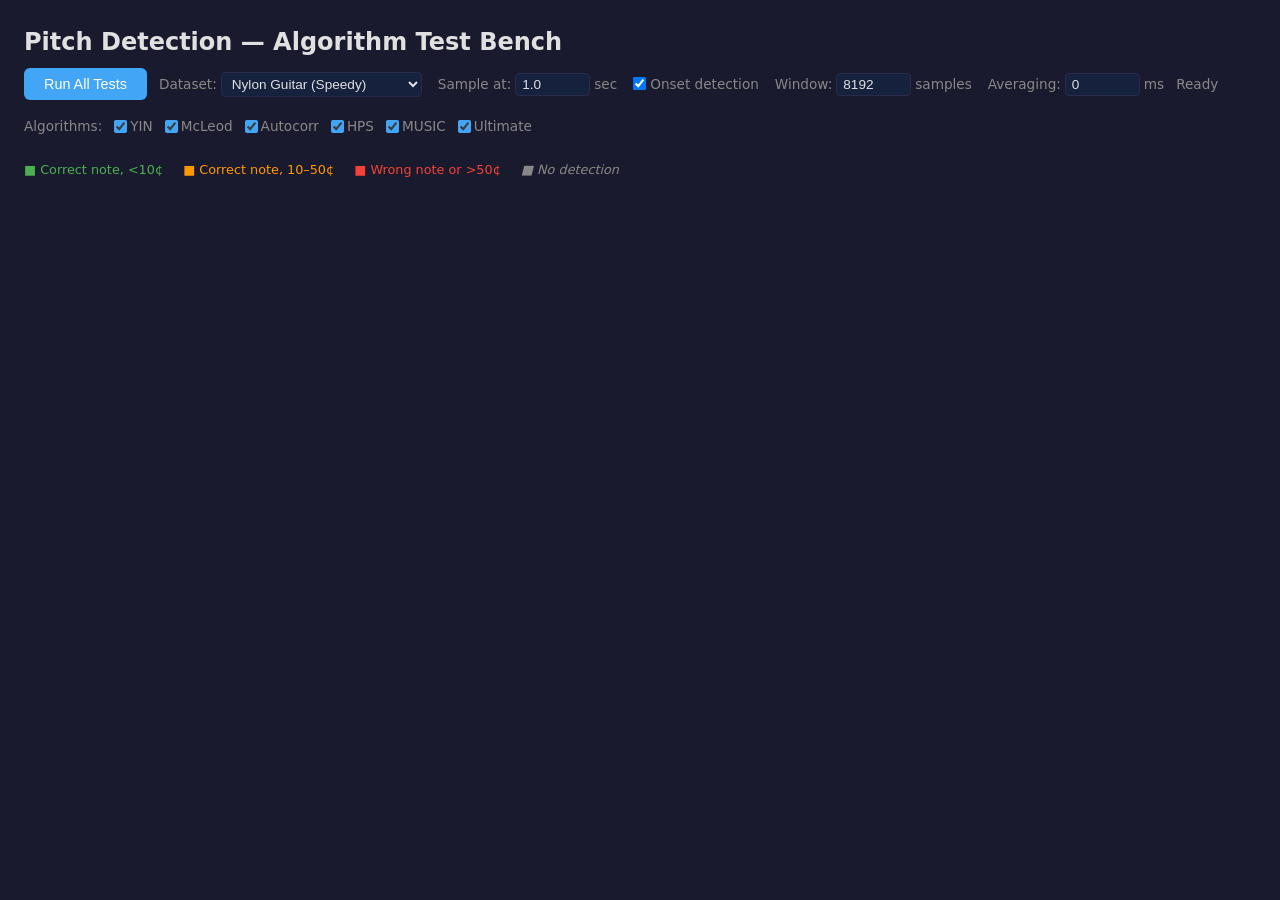
<file: test-bench.html>
<!DOCTYPE html>
<html lang="en">

<head>
    <meta charset="UTF-8">
    <meta name="viewport" content="width=device-width, initial-scale=1.0">
    <title>Pitch Detection — Algorithm Test Bench</title>
    <style>
        :root {
            --bg: #1a1a2e;
            --card: #16213e;
            --text: #e0e0e0;
            --muted: #888;
            --green: #4caf50;
            --yellow: #ff9800;
            --red: #f44336;
            --blue: #42a5f5;
            --border: #2a2a4a;
        }

        * {
            box-sizing: border-box;
            margin: 0;
            padding: 0;
        }

        body {
            font-family: 'Segoe UI', system-ui, sans-serif;
            background: var(--bg);
            color: var(--text);
            padding: 24px;
            line-height: 1.5;
        }

        h1 {
            font-size: 1.5rem;
            margin-bottom: 8px;
        }

        .controls {
            margin-bottom: 16px;
            display: flex;
            gap: 12px;
            align-items: center;
            flex-wrap: wrap;
        }

        button {
            background: var(--blue);
            color: #fff;
            border: none;
            padding: 8px 20px;
            border-radius: 6px;
            cursor: pointer;
            font-size: 0.9rem;
        }

        button:hover {
            opacity: 0.85;
        }

        button:disabled {
            opacity: 0.4;
            cursor: not-allowed;
        }

        .config {
            display: flex;
            gap: 16px;
            align-items: center;
            font-size: 0.85rem;
            color: var(--muted);
        }

        .config label {
            display: flex;
            align-items: center;
            gap: 4px;
        }

        .config input[type="number"],
        .config select {
            background: var(--card);
            color: var(--text);
            border: 1px solid var(--border);
            border-radius: 4px;
            padding: 3px 6px;
            font-size: 0.85rem;
        }

        .config input[type="number"] {
            width: 75px;
        }

        .config select {
            min-width: 140px;
        }

        #status {
            font-size: 0.85rem;
            color: var(--muted);
        }

        table {
            width: 100%;
            border-collapse: collapse;
            font-size: 0.82rem;
            margin-top: 12px;
        }

        th {
            background: var(--card);
            padding: 8px 6px;
            text-align: left;
            border-bottom: 2px solid var(--border);
            position: sticky;
            top: 0;
            white-space: nowrap;
        }

        td {
            padding: 6px;
            border-bottom: 1px solid var(--border);
            white-space: nowrap;
        }

        tr:hover td {
            background: rgba(255, 255, 255, 0.03);
        }

        .play-col {
            width: 32px;
            text-align: center;
        }

        .play-btn {
            background: none;
            border: 1px solid var(--border);
            color: var(--text);
            width: 28px;
            height: 28px;
            padding: 0;
            border-radius: 50%;
            cursor: pointer;
            font-size: 0.75rem;
            line-height: 28px;
            display: inline-flex;
            align-items: center;
            justify-content: center;
        }

        .play-btn:hover {
            border-color: var(--blue);
            color: var(--blue);
        }

        .play-btn.playing {
            border-color: var(--yellow);
            color: var(--yellow);
        }

        .file-col {
            max-width: 260px;
            overflow: hidden;
            text-overflow: ellipsis;
            font-family: monospace;
            font-size: 0.78rem;
        }

        .expected-col {
            font-weight: bold;
        }

        .result-cell {
            font-family: monospace;
        }

        .pass {
            color: var(--green);
        }

        .close {
            color: var(--yellow);
        }

        .fail {
            color: var(--red);
        }

        .no-detect {
            color: var(--muted);
            font-style: italic;
        }

        .section-header td {
            background: var(--card);
            font-weight: bold;
            padding: 10px 6px 6px;
            font-size: 0.9rem;
            border-bottom: 2px solid var(--border);
        }

        .dataset-header td {
            background: #1e2a45;
            font-weight: bold;
            padding: 12px 6px 8px;
            font-size: 1rem;
            border-bottom: 2px solid var(--blue);
            color: var(--blue);
        }

        /* Summary row */
        .summary-row td {
            background: var(--card);
            font-weight: bold;
            border-top: 2px solid var(--border);
            padding: 10px 6px;
        }

        .algo-header {
            text-align: center;
        }

        .algo-sub {
            font-size: 0.7rem;
            color: var(--muted);
            font-weight: normal;
        }

        .legend {
            margin-top: 12px;
            font-size: 0.8rem;
            color: var(--muted);
        }

        .legend span {
            margin-right: 16px;
        }

        .algo-checks {
            display: flex;
            gap: 12px;
            align-items: center;
            font-size: 0.85rem;
            color: var(--muted);
            flex-wrap: wrap;
        }

        .algo-checks label {
            display: flex;
            align-items: center;
            gap: 3px;
            cursor: pointer;
            user-select: none;
        }

        .algo-checks input[type="checkbox"] {
            accent-color: var(--blue);
            cursor: pointer;
        }
    </style>
</head>

<body>
    <h1>Pitch Detection — Algorithm Test Bench</h1>

    <div class="controls">
        <button id="run-btn">Run All Tests</button>
        <div class="config">
            <label>Dataset:
                <select id="dataset-select">
                    <option value="nylon">Nylon Guitar (Speedy)</option>
                    <option value="plucked">Plucked Guitar (Skamos66)</option>
                    <option value="piano">Piano (UIowa mf)</option>
                    <option value="salamander">Piano (Salamander v8)</option>
                    <option value="all">All Datasets</option>
                </select>
            </label>
            <label>Sample at:
                <input type="number" id="sample-time" value="1.0" min="0.1" max="5" step="0.1"> sec
            </label>
            <label><input type="checkbox" id="onset-detect" checked> Onset detection</label>
            <label>Window:
                <input type="number" id="window-size" value="8192" min="2048" max="65536" step="1024">
                samples
            </label>
            <label>Averaging:
                <input type="number" id="avg-ms" value="0" min="0" max="2000" step="10">
                ms
            </label>
        </div>
        <span id="status">Ready</span>
    </div>
    <div class="algo-checks">
        Algorithms:
        <label><input type="checkbox" class="algo-check" value="yin" checked> YIN</label>
        <label><input type="checkbox" class="algo-check" value="mcleod" checked> McLeod</label>
        <label><input type="checkbox" class="algo-check" value="autocorr" checked> Autocorr</label>
        <label><input type="checkbox" class="algo-check" value="hps" checked> HPS</label>
        <label><input type="checkbox" class="algo-check" value="music" checked> MUSIC</label>
        <label><input type="checkbox" class="algo-check" value="ultimate" checked> Ultimate</label>
    </div>

    <table id="results">
        <thead id="results-head">
        </thead>
        <tbody id="results-body"></tbody>
    </table>

    <div class="legend">
        <span class="pass">&#9632; Correct note, &lt;10&cent;</span>
        <span class="close">&#9632; Correct note, 10–50&cent;</span>
        <span class="fail">&#9632; Wrong note or &gt;50&cent;</span>
        <span class="no-detect">&#9632; No detection</span>
    </div>

    <!-- Load detector scripts in dependency order -->
    <script src="pitch-common.js"></script>
    <script src="yin-detector.js"></script>
    <script src="autocorrelation-detector.js"></script>
    <script src="mcleod-detector.js"></script>
    <script src="hps-detector.js"></script>
    <script src="music-detector.js"></script>
    <script src="ultimate-detector.js"></script>

    <script>
        // ---- Helpers ----

        const NOTE_STRINGS = ["C", "C#", "D", "D#", "E", "F", "F#", "G", "G#", "A", "A#", "B"];
        const ALL_ALGO_KEYS = ['yin', 'mcleod', 'autocorr', 'hps', 'music', 'ultimate'];
        const ALGO_LABELS = { yin: 'YIN', mcleod: 'McLeod', autocorr: 'Autocorr', hps: 'HPS', music: 'MUSIC', ultimate: 'Ultimate' };

        function getSelectedAlgos() {
            return Array.from(document.querySelectorAll('.algo-check:checked')).map(cb => cb.value);
        }

        function noteFreq(note, octave) {
            const semitones = { C: 0, D: 2, E: 4, F: 5, G: 7, A: 9, B: 11 };
            const midi = (octave + 1) * 12 + semitones[note];
            return Math.round(440 * Math.pow(2, (midi - 69) / 12) * 100) / 100;
        }

        function freqToNoteName(freq) {
            const midi = Math.round(12 * Math.log2(freq / 440) + 69);
            const name = NOTE_STRINGS[midi % 12];
            const octave = Math.floor(midi / 12) - 1;
            return name + octave;
        }

        function centsDiff(detected, expected) {
            return 1200 * Math.log2(detected / expected);
        }

        function shortFileName(filename) {
            return filename
                .replace(/__speedy__clean_/, '\u2026')
                .replace(/\d+__skamos66__/, '')
                .replace(/^Piano\.mf\./, '');
        }

        function formatResult(detected, expected) {
            if (detected === -1 || isNaN(detected) || detected < TunerDefaults.MIN_FREQUENCY || detected > TunerDefaults.MAX_FREQUENCY) {
                if (expected === null) {
                    return { html: '\u2014 (correct)', cls: 'pass' };
                }
                return { html: '\u2014', cls: 'no-detect' };
            }

            const noteName = freqToNoteName(detected);

            if (expected === null) {
                return { html: `${detected.toFixed(1)} Hz (${noteName})`, cls: 'fail' };
            }

            const cents = centsDiff(detected, expected);
            const expectedNote = freqToNoteName(expected);
            const absCents = Math.abs(cents);
            const centsStr = (cents >= 0 ? '+' : '') + cents.toFixed(1) + '\u00A2';

            let cls;
            if (noteName !== expectedNote) {
                cls = 'fail';
            } else if (absCents < 10) {
                cls = 'pass';
            } else if (absCents < 50) {
                cls = 'close';
            } else {
                cls = 'fail';
            }

            return {
                html: `${detected.toFixed(1)} Hz ${centsStr}`,
                cls: cls
            };
        }

        // ---- Dataset definitions ----

        const DATASETS = {
            nylon: {
                name: "Nylon Guitar (Speedy)",
                dir: "TestData/Nylon-guitar-single-notes/",
                files: [
                    { section: "Low E String \u2014 E2" },
                    { file: "8396__speedy__clean_e_str_pick.wav", expected: 82.41, note: "E2" },
                    { file: "8397__speedy__clean_e_str_pluck.wav", expected: 82.41, note: "E2" },
                    { file: "8395__speedy__clean_e_harm.wav", expected: 164.81, note: "E3" },

                    { section: "A String \u2014 A2" },
                    { file: "8382__speedy__clean_a_str_pick.wav", expected: 110.00, note: "A2" },
                    { file: "8383__speedy__clean_a_str_pluck.wav", expected: 110.00, note: "A2" },
                    { file: "8381__speedy__clean_a_harm.wav", expected: 220.00, note: "A3" },

                    { section: "D String \u2014 D3" },
                    { file: "8388__speedy__clean_d_str_pick.wav", expected: 146.83, note: "D3" },
                    { file: "8389__speedy__clean_d_str_pluck.wav", expected: 146.83, note: "D3" },
                    { file: "8387__speedy__clean_d_harm.wav", expected: 293.66, note: "D4" },

                    { section: "G String \u2014 G3" },
                    { file: "8402__speedy__clean_g_str_pick.wav", expected: 196.00, note: "G3" },
                    { file: "8403__speedy__clean_g_str_pluck.wav", expected: 196.00, note: "G3" },
                    { file: "8401__speedy__clean_g_harm1.wav", expected: 392.00, note: "G4" },

                    { section: "B String \u2014 B3" },
                    { file: "8385__speedy__clean_b_str_pick.wav", expected: 246.94, note: "B3" },
                    { file: "8386__speedy__clean_b_str_pluck.wav", expected: 246.94, note: "B3" },
                    { file: "8384__speedy__clean_b_harm.wav", expected: 493.88, note: "B4" },

                    { section: "High E String \u2014 E4" },
                    { file: "8393__speedy__clean_e1st_str_pick.wav", expected: 329.63, note: "E4" },
                    { file: "8394__speedy__clean_e1st_str_pluck.wav", expected: 329.63, note: "E4" },
                    { file: "8392__speedy__clean_e1st_harm.wav", expected: 659.26, note: "E5" },
                    { file: "8391__speedy__clean_e1st_5th.wav", expected: 440.00, note: "A4" },
                    { file: "8390__speedy__clean_e1st_12th.wav", expected: 659.26, note: "E5" },
                ]
            },
            plucked: {
                name: "Plucked Guitar (Skamos66)",
                dir: "TestData/22511__skamos66__plucked-guitar-notes/",
                files: buildPluckedDataset()
            },
            piano: {
                name: "Piano (UIowa mf)",
                dir: "TestData/UIowa-Piano-mf/",
                files: buildUIowaPianoDataset()
            },
            salamander: {
                name: "Piano (Salamander v8)",
                dir: "TestData/SalamanderGrandPianoV3_OggVorbis/ogg/",
                files: buildSalamanderDataset()
            }
        };

        function buildPluckedDataset() {
            const rawFiles = [
                "399469__skamos66__a1.wav",
                "399468__skamos66__a2.wav",
                "399467__skamos66__a3.wav",
                "399466__skamos66__a4.wav",
                "399473__skamos66__a5.wav",
                "399472__skamos66__a6.wav",
                "399471__skamos66__b1.wav",
                "399470__skamos66__b2.wav",
                "399475__skamos66__b3.wav",
                "399474__skamos66__b4.wav",
                "399491__skamos66__b5.wav",
                "399490__skamos66__b6.wav",
                "399489__skamos66__c1.wav",
                "399488__skamos66__c2.wav",
                "399495__skamos66__c3.wav",
                "399494__skamos66__c4.wav",
                "399493__skamos66__c5.wav",
                "399492__skamos66__c6.wav",
                "399497__skamos66__d1.wav",
                "399496__skamos66__d2.wav",
                "399482__skamos66__d3.wav",
                "399483__skamos66__d4.wav",
                "399480__skamos66__d5.wav",
                "399481__skamos66__d6.wav",
                "399486__skamos66__e1.wav",
                "399487__skamos66__e2.wav",
                "399484__skamos66__e3.wav",
                "399485__skamos66__e4.wav",
                "399478__skamos66__e5.wav",
                "399479__skamos66__e6.wav",
                "399501__skamos66__f1.wav",
                "399500__skamos66__f2.wav",
                "399503__skamos66__f3.wav",
                "399502__skamos66__f4.wav",
                "399505__skamos66__f5.wav",
                "399504__skamos66__f6.wav",
                "399507__skamos66__g1.wav",
                "399506__skamos66__g2.wav",
                "399499__skamos66__g3.wav",
                "399498__skamos66__g4.wav",
                "399476__skamos66__g5.wav",
                "399477__skamos66__g6.wav",
            ];

            const noteOrder = ['C', 'D', 'E', 'F', 'G', 'A', 'B'];

            // Parse and group by octave
            const byOctave = {};
            for (const file of rawFiles) {
                const m = file.match(/__([a-g])(\d)\.wav$/);
                if (!m) continue;
                const note = m[1].toUpperCase();
                const octave = parseInt(m[2]);
                if (!byOctave[octave]) byOctave[octave] = [];
                byOctave[octave].push({ file, note, octave });
            }

            const entries = [];
            for (const oct of Object.keys(byOctave).sort((a, b) => a - b)) {
                entries.push({ section: `Octave ${oct}` });
                byOctave[oct].sort((a, b) => noteOrder.indexOf(a.note) - noteOrder.indexOf(b.note));
                for (const item of byOctave[oct]) {
                    entries.push({
                        file: item.file,
                        expected: noteFreq(item.note, item.octave),
                        note: `${item.note}${item.octave}`
                    });
                }
            }
            return entries;
        }

        function buildUIowaPianoDataset() {
            // UIowa MIS Piano samples (mezzo-forte), B0–C8, 85 AIFF files.
            // Filenames use flat notation (Db, Eb, Gb, Ab, Bb).
            const semitoneMap = {
                'C': 0, 'Db': 1, 'D': 2, 'Eb': 3, 'E': 4, 'F': 5,
                'Gb': 6, 'G': 7, 'Ab': 8, 'A': 9, 'Bb': 10, 'B': 11
            };
            const displayName = {
                'C': 'C', 'Db': 'C#', 'D': 'D', 'Eb': 'D#', 'E': 'E', 'F': 'F',
                'Gb': 'F#', 'G': 'G', 'Ab': 'G#', 'A': 'A', 'Bb': 'A#', 'B': 'B'
            };
            const noteOrder = ['C', 'Db', 'D', 'Eb', 'E', 'F', 'Gb', 'G', 'Ab', 'A', 'Bb', 'B'];

            // Build file list from known range: B0, C1..B1, C2..B2, ..., C7..B7, C8
            const files = [];
            // B0 is the lowest note
            files.push({ note: 'B', octave: 0 });
            for (let oct = 1; oct <= 7; oct++) {
                for (const n of noteOrder) files.push({ note: n, octave: oct });
            }
            files.push({ note: 'C', octave: 8 });

            const entries = [];
            let currentOct = -1;
            for (const item of files) {
                if (item.octave !== currentOct) {
                    currentOct = item.octave;
                    entries.push({ section: `Octave ${currentOct}` });
                }
                const midi = (item.octave + 1) * 12 + semitoneMap[item.note];
                const freq = Math.round(440 * Math.pow(2, (midi - 69) / 12) * 100) / 100;
                entries.push({
                    file: `Piano.mf.${item.note}${item.octave}.ogg`,
                    expected: freq,
                    note: `${displayName[item.note]}${item.octave}`
                });
            }
            return entries;
        }

        function buildSalamanderDataset() {
            // Salamander Grand Piano V3 — sampled every 3 semitones: A, C, D#, F#
            // 16 velocity layers per note; we use v8 (middle).
            const semitoneMap = { 'C': 0, 'D#': 3, 'F#': 6, 'A': 9 };
            const displayName = { 'C': 'C', 'D#': 'D#', 'F#': 'F#', 'A': 'A' };
            // Order within each octave (by semitone)
            const noteOrder = ['C', 'D#', 'F#', 'A'];

            // Range: A0, C1..A1, C2..A2, ..., C7..A7, C8
            const notes = [];
            notes.push({ note: 'A', octave: 0 });
            for (let oct = 1; oct <= 7; oct++) {
                for (const n of noteOrder) notes.push({ note: n, octave: oct });
            }
            notes.push({ note: 'C', octave: 8 });

            const entries = [];
            let currentOct = -1;
            for (const item of notes) {
                if (item.octave !== currentOct) {
                    currentOct = item.octave;
                    entries.push({ section: `Octave ${currentOct}` });
                }
                const midi = (item.octave + 1) * 12 + semitoneMap[item.note];
                const freq = Math.round(440 * Math.pow(2, (midi - 69) / 12) * 100) / 100;
                entries.push({
                    file: `${item.note}${item.octave}v8.ogg`,
                    expected: freq,
                    note: `${displayName[item.note]}${item.octave}`
                });
            }
            return entries;
        }

        function getActiveTestList(datasetKey) {
            if (datasetKey === 'all') {
                const combined = [];
                for (const [key, ds] of Object.entries(DATASETS)) {
                    combined.push({ datasetHeader: ds.name });
                    for (const entry of ds.files) {
                        if (entry.section) {
                            combined.push(entry);
                        } else {
                            combined.push({ ...entry, dir: ds.dir });
                        }
                    }
                }
                return combined;
            }
            const ds = DATASETS[datasetKey];
            return ds.files.map(entry =>
                entry.section ? entry : { ...entry, dir: ds.dir }
            );
        }

        // ---- Audio playback ----

        let _playbackCtx = null;
        let _playbackSource = null;
        let _activePlayBtn = null;

        async function playFile(dir, filename, btn) {
            if (_playbackSource) {
                _playbackSource.stop();
                _playbackSource = null;
            }
            if (_activePlayBtn) {
                _activePlayBtn.classList.remove('playing');
                _activePlayBtn.textContent = '\u25B6';
            }

            if (_activePlayBtn === btn) {
                _activePlayBtn = null;
                return;
            }

            if (!_playbackCtx) {
                _playbackCtx = new (window.AudioContext || window.webkitAudioContext)();
            }
            if (_playbackCtx.state === 'suspended') {
                await _playbackCtx.resume();
            }

            try {
                const url = dir + encodeURIComponent(filename);
                const response = await fetch(url);
                const arrayBuf = await response.arrayBuffer();
                const audioBuffer = await new Promise((resolve, reject) => {
                    _playbackCtx.decodeAudioData(arrayBuf, resolve, reject);
                });

                _playbackSource = _playbackCtx.createBufferSource();
                _playbackSource.buffer = audioBuffer;
                _playbackSource.connect(_playbackCtx.destination);

                btn.classList.add('playing');
                btn.textContent = '\u25A0';
                _activePlayBtn = btn;

                _playbackSource.onended = () => {
                    btn.classList.remove('playing');
                    btn.textContent = '\u25B6';
                    if (_activePlayBtn === btn) _activePlayBtn = null;
                    _playbackSource = null;
                };

                _playbackSource.start();
            } catch (err) {
                console.error('Playback error:', err);
            }
        }

        // ---- Onset detection ----

        /**
         * Find note onset sample index by scanning RMS in 1024-sample hops.
         * Matches Python focused_test.py: 10% of max RMS threshold,
         * first hop above threshold wins (no consecutive requirement).
         * Returns sample index of onset, or 0 if none found.
         */
        function findOnset(channelData, sampleRate) {
            const hop = 1024;
            const len = channelData.length;

            // Pass 1: compute RMS per hop, find max
            const rmsVals = [];
            for (let i = 0; i + hop <= len; i += hop) {
                let sum = 0;
                for (let j = i; j < i + hop; j++) {
                    sum += channelData[j] * channelData[j];
                }
                rmsVals.push(Math.sqrt(sum / hop));
            }

            if (rmsVals.length === 0) return 0;

            let peakRms = 0;
            for (let i = 0; i < rmsVals.length; i++) {
                if (rmsVals[i] > peakRms) peakRms = rmsVals[i];
            }

            const threshold = peakRms * 0.1;

            // Pass 2: first hop above threshold
            for (let i = 0; i < rmsVals.length; i++) {
                if (rmsVals[i] > threshold) {
                    const onsetSample = i * hop + Math.floor(sampleRate * 0.05);
                    return Math.min(onsetSample, len - 8192);
                }
            }
            return 0;
        }

        // ---- Main test runner ----

        /**
         * Run detector on multiple overlapping frames and return median (like the tuner's smoothing).
         * avgMs is the total averaging window in milliseconds. Frames are spaced ~16ms apart
         * (simulating 60fps RAF loop), starting at startSample.
         */
        function detectWithAveraging(detector, channelData, sampleRate, startSample, windowSize, avgMs) {
            const avgCount = avgMs > 0 ? Math.max(2, Math.round(avgMs / 16.67)) : 1;
            if (avgCount <= 1) {
                // Single shot — no averaging
                let buffer;
                if (startSample + windowSize <= channelData.length) {
                    buffer = channelData.slice(startSample, startSample + windowSize);
                } else if (channelData.length >= windowSize) {
                    buffer = channelData.slice(channelData.length - windowSize);
                } else {
                    buffer = new Float32Array(windowSize);
                    buffer.set(channelData);
                }
                return detector.getPitch(buffer, sampleRate);
            }

            // Step between frames: ~16ms at the file's sample rate (simulates 60fps)
            const frameStep = Math.floor(sampleRate / 60);
            const readings = [];

            for (let i = 0; i < avgCount; i++) {
                const offset = startSample + i * frameStep;
                let buffer;
                if (offset + windowSize <= channelData.length) {
                    buffer = channelData.slice(offset, offset + windowSize);
                } else if (channelData.length >= windowSize) {
                    buffer = channelData.slice(channelData.length - windowSize);
                } else {
                    buffer = new Float32Array(windowSize);
                    buffer.set(channelData);
                }

                const freq = detector.getPitch(buffer, sampleRate);
                if (freq > 0 && !isNaN(freq) &&
                    freq >= TunerDefaults.MIN_FREQUENCY &&
                    freq <= TunerDefaults.MAX_FREQUENCY) {
                    readings.push(freq);
                }
            }

            if (readings.length === 0) return -1;
            readings.sort((a, b) => a - b);
            return readings[Math.floor(readings.length / 2)];
        }

        async function runTests() {
            const runBtn = document.getElementById('run-btn');
            const statusEl = document.getElementById('status');
            const thead = document.getElementById('results-head');
            const tbody = document.getElementById('results-body');

            const algoKeys = getSelectedAlgos();
            if (algoKeys.length === 0) {
                statusEl.textContent = 'Select at least one algorithm.';
                return;
            }

            runBtn.disabled = true;
            thead.innerHTML = '';
            tbody.innerHTML = '';
            statusEl.textContent = 'Initializing...';

            const colSpan = 3 + algoKeys.length;

            // Build table header
            const headTr = document.createElement('tr');
            headTr.innerHTML = '<th></th><th>File</th><th>Expected</th>' +
                algoKeys.map(k => `<th class="algo-header">${ALGO_LABELS[k]}<br><span class="algo-sub">Hz / cents</span></th>`).join('');
            thead.appendChild(headTr);

            const datasetKey = document.getElementById('dataset-select').value;
            const sampleTime = parseFloat(document.getElementById('sample-time').value);
            const windowSize = parseInt(document.getElementById('window-size').value);
            const avgMs = parseInt(document.getElementById('avg-ms').value) || 0;
            const useOnset = document.getElementById('onset-detect').checked;

            const testList = getActiveTestList(datasetKey);

            // Create detectors
            const allDetectors = {
                yin: new YinDetector(),
                mcleod: new McLeodDetector(),
                autocorr: new AutocorrelationDetector(),
                hps: new HpsDetector(),
                music: new MusicDetector(),
                ultimate: new UltimateDetector()
            };

            const audioCtx = new (window.AudioContext || window.webkitAudioContext)();

            // Track scores per algorithm
            const scores = {};
            for (const key of algoKeys) {
                scores[key] = { pass: 0, close: 0, fail: 0, noDetect: 0, total: 0 };
            }

            const testEntries = testList.filter(t => !t.section && !t.datasetHeader);
            let completed = 0;

            for (const entry of testList) {
                if (entry.datasetHeader) {
                    const tr = document.createElement('tr');
                    tr.className = 'dataset-header';
                    tr.innerHTML = `<td colspan="${colSpan}">${entry.datasetHeader}</td>`;
                    tbody.appendChild(tr);
                    continue;
                }

                if (entry.section) {
                    const tr = document.createElement('tr');
                    tr.className = 'section-header';
                    tr.innerHTML = `<td colspan="${colSpan}">${entry.section}</td>`;
                    tbody.appendChild(tr);
                    continue;
                }

                completed++;
                statusEl.textContent = `Testing ${completed}/${testEntries.length}: ${entry.note}...`;

                const tr = document.createElement('tr');

                // Play button
                const tdPlay = document.createElement('td');
                tdPlay.className = 'play-col';
                const playBtn = document.createElement('button');
                playBtn.className = 'play-btn';
                playBtn.textContent = '\u25B6';
                playBtn.title = 'Play ' + entry.file;
                const entryDir = entry.dir;
                const entryFile = entry.file;
                playBtn.addEventListener('click', () => playFile(entryDir, entryFile, playBtn));
                tdPlay.appendChild(playBtn);
                tr.appendChild(tdPlay);

                // File name
                const tdFile = document.createElement('td');
                tdFile.className = 'file-col';
                tdFile.title = entry.file;
                tdFile.textContent = shortFileName(entry.file);
                tr.appendChild(tdFile);

                // Expected
                const tdExpected = document.createElement('td');
                tdExpected.className = 'expected-col';
                tdExpected.textContent = `${entry.note} (${entry.expected} Hz)`;
                tr.appendChild(tdExpected);

                // Load audio
                let audioBuffer;
                try {
                    const url = entry.dir + encodeURIComponent(entry.file);
                    const response = await fetch(url);
                    if (!response.ok) throw new Error(`HTTP ${response.status} for ${entry.file}`);
                    const arrayBuf = await response.arrayBuffer();
                    audioBuffer = await new Promise((resolve, reject) => {
                        audioCtx.decodeAudioData(arrayBuf, resolve, reject);
                    });
                } catch (err) {
                    console.error(`Failed to load ${entry.file}:`, err);
                    for (const key of algoKeys) {
                        const td = document.createElement('td');
                        td.className = 'result-cell fail';
                        td.textContent = 'Load error';
                        td.title = err.message;
                        tr.appendChild(td);
                    }
                    tbody.appendChild(tr);
                    continue;
                }

                const sampleRate = audioBuffer.sampleRate;
                // Average all channels (matches Python: data.mean(axis=1))
                let channelData;
                if (audioBuffer.numberOfChannels === 1) {
                    channelData = audioBuffer.getChannelData(0);
                } else {
                    const nCh = audioBuffer.numberOfChannels;
                    const len = audioBuffer.length;
                    channelData = new Float32Array(len);
                    for (let ch = 0; ch < nCh; ch++) {
                        const chData = audioBuffer.getChannelData(ch);
                        for (let i = 0; i < len; i++) channelData[i] += chData[i];
                    }
                    for (let i = 0; i < len; i++) channelData[i] /= nCh;
                }
                let startSample;
                if (useOnset) {
                    // findOnset already includes 50ms skip past onset
                    startSample = findOnset(channelData, sampleRate);
                } else {
                    startSample = Math.floor(sampleTime * sampleRate);
                }

                // Run each detector (with averaging)
                for (const key of algoKeys) {
                    const td = document.createElement('td');
                    td.className = 'result-cell';

                    try {
                        const detected = detectWithAveraging(
                            allDetectors[key], channelData, sampleRate,
                            startSample, windowSize, avgMs
                        );
                        const result = formatResult(detected, entry.expected);
                        td.innerHTML = result.html;
                        td.classList.add(result.cls);

                        scores[key].total++;
                        if (result.cls === 'pass') scores[key].pass++;
                        else if (result.cls === 'close') scores[key].close++;
                        else if (result.cls === 'no-detect') scores[key].noDetect++;
                        else scores[key].fail++;
                    } catch (err) {
                        td.textContent = 'Error';
                        td.classList.add('fail');
                        scores[key].total++;
                        scores[key].fail++;
                        console.error(`${key} error on ${entry.file}:`, err);
                    }

                    tr.appendChild(td);
                }

                tbody.appendChild(tr);
                await new Promise(r => setTimeout(r, 0));
            }

            // Summary row
            const summaryTr = document.createElement('tr');
            summaryTr.className = 'summary-row';

            const tdLabel = document.createElement('td');
            tdLabel.colSpan = 3;
            tdLabel.textContent = 'TOTALS';
            summaryTr.appendChild(tdLabel);

            for (const key of algoKeys) {
                const s = scores[key];
                const td = document.createElement('td');
                td.innerHTML = `<span class="pass">${s.pass}</span> / ` +
                    `<span class="close">${s.close}</span> / ` +
                    `<span class="fail">${s.fail}</span> / ` +
                    `<span class="no-detect">${s.noDetect}</span>`;
                summaryTr.appendChild(td);
            }
            tbody.appendChild(summaryTr);

            await audioCtx.close();
            const avgLabel = avgMs > 0 ? ` (${avgMs} ms averaging)` : '';
            statusEl.textContent = `Done \u2014 ${testEntries.length} files tested${avgLabel}.`;
            runBtn.disabled = false;
        }

        document.getElementById('run-btn').addEventListener('click', runTests);
    </script>
</body>

</html>
</file>
<file: style.css>
:root {
    --bg-color: #0f172a;
    --card-bg: rgba(30, 41, 59, 0.7);
    --text-primary: #f8fafc;
    --text-secondary: #94a3b8;
    --accent-color: #38bdf8;
    --success-color: #4ade80;
    --warning-color: #fbbf24;
    --danger-color: #f87171;
    --needle-color: #f43f5e;
}

* {
    box-sizing: border-box;
    margin: 0;
    padding: 0;
}

body {
    font-family: 'Outfit', sans-serif;
    background-color: var(--bg-color);
    background-image: radial-gradient(circle at 50% 0%, #1e293b 0%, #0f172a 100%);
    color: var(--text-primary);
    display: flex;
    justify-content: center;
    align-items: center;
    min-height: 100vh;
    overflow: auto;
    padding: 2rem 0;
}

.tuner-container {
    background: var(--card-bg);
    backdrop-filter: blur(12px);
    -webkit-backdrop-filter: blur(12px);
    border: 1px solid rgba(255, 255, 255, 0.1);
    border-radius: 24px;
    padding: 3rem;
    width: 90%;
    max-width: 480px;
    text-align: center;
    box-shadow: 0 25px 50px -12px rgba(0, 0, 0, 0.5);
    display: flex;
    flex-direction: column;
    align-items: center;
    gap: 1.25rem;
}

.title {
    font-size: 1.5rem;
    font-weight: 200;
    text-transform: uppercase;
    letter-spacing: 0.2em;
    color: var(--text-secondary);
}

.controls {
    margin-bottom: 0;
    display: flex;
    flex-direction: column;
    align-items: center;
    gap: 1.5rem;
    width: 100%;
}

.slider-group {
    display: flex;
    flex-direction: column;
    align-items: center;
    gap: 0.5rem;
    width: 100%;
}

.slider-label {
    font-size: 0.8rem;
    color: var(--text-secondary);
    text-transform: uppercase;
    letter-spacing: 0.1em;
}

#smoothing-val {
    color: var(--accent-color);
    font-weight: 600;
}

.slider-container {
    display: flex;
    align-items: center;
    gap: 0.75rem;
    width: 100%;
}

.slider-icon {
    font-size: 0.75rem;
    color: var(--text-secondary);
    text-transform: uppercase;
    letter-spacing: 0.05em;
    user-select: none;
}

.styled-slider {
    -webkit-appearance: none;
    appearance: none;
    width: 100%;
    height: 6px;
    background: rgba(15, 23, 42, 0.6);
    border: 1px solid rgba(255, 255, 255, 0.1);
    border-radius: 3px;
    outline: none;
    flex: 1;
}

.styled-slider::-webkit-slider-thumb {
    -webkit-appearance: none;
    appearance: none;
    width: 18px;
    height: 18px;
    border-radius: 50%;
    background: var(--accent-color);
    cursor: pointer;
    box-shadow: 0 0 10px rgba(56, 189, 248, 0.5);
    transition: transform 0.1s;
}

.styled-slider::-moz-range-thumb {
    width: 18px;
    height: 18px;
    border-radius: 50%;
    background: var(--accent-color);
    cursor: pointer;
    box-shadow: 0 0 10px rgba(56, 189, 248, 0.5);
    border: none;
    transition: transform 0.1s;
}

.styled-slider::-webkit-slider-thumb:hover {
    transform: scale(1.2);
}

.styled-slider::-moz-range-thumb:hover {
    transform: scale(1.2);
}

.algorithm-select {
    padding: 0.5rem 1rem;
    background: rgba(15, 23, 42, 0.6);
    border: 1px solid rgba(255, 255, 255, 0.1);
    color: var(--text-secondary);
    border-radius: 8px;
    font-size: 0.9rem;
    outline: none;
    cursor: pointer;
    backdrop-filter: blur(4px);
    transition: all 0.2s;
    font-family: inherit;
}

.algorithm-select:hover {
    background: rgba(30, 41, 59, 0.8);
    border-color: var(--accent-color);
    color: var(--text-primary);
}

.display-area {
    margin: 0.75rem 0;
    display: flex;
    justify-content: center;
    align-items: center;
    gap: 2rem;
}

.note-display-group {
    display: flex;
    flex-direction: column;
    align-items: center;
}

.direction-indicator {
    font-size: 3rem;
    color: var(--text-secondary);
    opacity: 0.1;
    transition: opacity 0.2s, color 0.2s, text-shadow 0.2s;
}

.direction-indicator.visible {
    opacity: 1;
}

.direction-indicator.flat.visible {
    color: var(--warning-color);
    text-shadow: 0 0 20px var(--warning-color);
}

.direction-indicator.sharp.visible {
    color: var(--warning-color);
    text-shadow: 0 0 20px var(--warning-color);
}

.note-name {
    font-size: 6rem;
    font-weight: 700;
    line-height: 1;
    color: var(--accent-color);
    text-shadow: 0 0 20px rgba(56, 189, 248, 0.3);
    transition: color 0.3s ease, text-shadow 0.3s ease;
}

.note-name.in-tune {
    color: var(--success-color);
    text-shadow: 0 0 30px rgba(74, 222, 128, 0.5);
}

.frequency-text {
    font-size: 1.2rem;
    color: var(--text-secondary);
    font-variant-numeric: tabular-nums;
    margin-top: 0.5rem;
    white-space: nowrap;
}

.meter-container {
    position: relative;
    width: 100%;
    height: 60px;
    background: rgba(0, 0, 0, 0.2);
    border-radius: 30px;
    overflow: hidden;
    margin-bottom: 1rem;
    box-shadow: inset 0 2px 4px rgba(0, 0, 0, 0.3);
}

.meter-scale {
    position: absolute;
    top: 50%;
    left: 0;
    width: 100%;
    height: 20px;
    transform: translateY(-50%);
    display: flex;
    justify-content: space-between;
    align-items: center;
    padding: 0 10%;
}

.marker {
    width: 2px;
    height: 10px;
    background: var(--text-secondary);
    border-radius: 2px;
}

.marker.center {
    height: 20px;
    width: 4px;
    background: var(--success-color);
    box-shadow: 0 0 10px var(--success-color);
}

.needle {
    position: absolute;
    top: 0;
    left: 50%;
    width: 4px;
    height: 100%;
    background: var(--needle-color);
    transform: translateX(-50%);
    transition: left 0.1s linear, background-color 0.2s;
    /* Smooth transition */
    box-shadow: 0 0 10px var(--needle-color);
    border-radius: 2px;
}

.status-indicator {
    font-size: 1rem;
    font-weight: 500;
    color: var(--text-secondary);
    min-height: 1.5rem;
}

.action-group {
    display: flex;
    flex-direction: column;
    align-items: center;
    gap: 1.5rem;
    width: 100%;
}

.start-btn {
    background: linear-gradient(135deg, var(--accent-color), #0ea5e9);
    color: #fff;
    border: none;
    padding: 1rem 2rem;
    border-radius: 12px;
    font-size: 1.1rem;
    font-weight: 600;
    cursor: pointer;
    transition: transform 0.2s, box-shadow 0.2s;
    font-family: inherit;
    width: 100%;
}

.start-btn:hover {
    transform: translateY(-2px);
    box-shadow: 0 10px 20px -5px rgba(14, 165, 233, 0.4);
}

.start-btn:active {
    transform: translateY(0);
}

/* Debug Section */
.debug-section {
    width: 100%;
    border-top: 1px solid rgba(255, 255, 255, 0.08);
    padding-top: 1rem;
}

.debug-label {
    display: flex;
    align-items: center;
    gap: 0.5rem;
    font-size: 0.75rem;
    text-transform: uppercase;
    letter-spacing: 0.15em;
    color: var(--text-secondary);
    cursor: pointer;
    user-select: none;
}

.debug-label input[type="checkbox"] {
    accent-color: var(--accent-color);
    width: 14px;
    height: 14px;
    cursor: pointer;
}

.debug-canvas-wrapper {
    margin-top: 0.75rem;
    width: 100%;
    border-radius: 12px;
    overflow: hidden;
    border: 1px solid rgba(255, 255, 255, 0.08);
}

.debug-canvas-wrapper canvas {
    width: 100%;
    display: block;
}

.debug-info {
    padding: 0.5rem 0.75rem;
    font-size: 0.7rem;
    font-family: 'Outfit', monospace;
    color: var(--text-secondary);
    background: rgba(15, 23, 42, 0.8);
    line-height: 1.6;
    display: grid;
    grid-template-columns: repeat(3, 1fr);
}

.debug-info span {
    white-space: nowrap;
    font-variant-numeric: tabular-nums;
}

.debug-info .perf-good { color: var(--success-color); }
.debug-info .perf-ok { color: var(--warning-color); }
.debug-info .perf-bad { color: var(--danger-color); }

/* Test Samples (debug mode) */
.test-samples {
    margin-top: 0.75rem;
    width: 100%;
}

.test-samples-controls {
    display: flex;
    gap: 0.5rem;
    align-items: center;
}

.sample-select {
    padding: 0.4rem 0.6rem;
    background: rgba(15, 23, 42, 0.6);
    border: 1px solid rgba(255, 255, 255, 0.1);
    color: var(--text-secondary);
    border-radius: 8px;
    font-size: 0.8rem;
    outline: none;
    cursor: pointer;
    font-family: inherit;
    transition: all 0.2s;
}

.sample-select:first-child {
    flex: 2;
}

.sample-select:nth-child(2) {
    flex: 3;
}

.sample-select:hover:not(:disabled) {
    border-color: var(--accent-color);
    color: var(--text-primary);
}

.sample-select:disabled {
    opacity: 0.4;
    cursor: not-allowed;
}

.sample-btn {
    padding: 0.4rem 0.7rem;
    background: rgba(15, 23, 42, 0.6);
    border: 1px solid rgba(255, 255, 255, 0.1);
    color: var(--text-secondary);
    border-radius: 8px;
    font-size: 0.85rem;
    cursor: pointer;
    font-family: inherit;
    transition: all 0.2s;
}

.sample-btn:hover:not(:disabled) {
    border-color: var(--accent-color);
    color: var(--accent-color);
}

.sample-btn:disabled {
    opacity: 0.3;
    cursor: not-allowed;
}

.sample-mute-label {
    display: flex;
    align-items: center;
    gap: 0.3rem;
    font-size: 0.75rem;
    color: var(--text-secondary);
    cursor: pointer;
    user-select: none;
    white-space: nowrap;
}

.sample-mute-label input {
    accent-color: var(--accent-color);
    cursor: pointer;
}

/* Test Tone Section */
.test-tone-section {
    width: 100%;
    border-top: 1px solid rgba(255, 255, 255, 0.08);
    padding-top: 1.5rem;
}

.test-tone-label {
    font-size: 0.75rem;
    text-transform: uppercase;
    letter-spacing: 0.15em;
    color: var(--text-secondary);
    margin-bottom: 0.75rem;
}

.test-tone-grid {
    display: grid;
    grid-template-columns: repeat(3, 1fr);
    gap: 0.75rem;
    width: 100%;
}

.tone-btn {
    display: flex;
    flex-direction: column;
    align-items: center;
    justify-content: center;
    padding: 0.75rem 0.5rem;
    background: rgba(15, 23, 42, 0.6);
    border: 1px solid rgba(255, 255, 255, 0.1);
    color: var(--text-secondary);
    border-radius: 12px;
    cursor: pointer;
    transition: all 0.2s;
    font-family: inherit;
    min-height: 60px;
    user-select: none;
    -webkit-tap-highlight-color: transparent;
}

.tone-btn:hover {
    background: rgba(30, 41, 59, 0.8);
    border-color: rgba(255, 255, 255, 0.2);
    color: var(--text-primary);
}

.tone-btn.active {
    background: rgba(56, 189, 248, 0.15);
    border-color: var(--accent-color);
    color: var(--accent-color);
    box-shadow: 0 0 15px rgba(56, 189, 248, 0.2);
}

.tone-btn.active .tone-freq {
    color: var(--accent-color);
    opacity: 0.8;
}

.tone-name {
    font-size: 1.2rem;
    font-weight: 600;
    margin-bottom: 2px;
}

.tone-freq {
    font-size: 0.7rem;
    opacity: 0.7;
    font-variant-numeric: tabular-nums;
}

/* Responsive adjustments */
@media (max-width: 480px) {
    .note-name {
        font-size: 4rem;
    }

    .tuner-container {
        padding: 2rem;
    }
}

/* Algorithm Parameters */
.algo-params-container {
    margin-top: 1rem;
    padding: 1rem;
    background: rgba(0, 0, 0, 0.2);
    border-radius: 8px;
    border: 1px dashed rgba(255, 255, 255, 0.1);
    display: flex;
    flex-direction: column;
    gap: 0.75rem;
}

.param-row {
    display: flex;
    align-items: center;
    justify-content: space-between;
    gap: 1rem;
}

.param-label {
    flex: 1;
    display: flex;
    align-items: center;
    font-size: 0.8rem;
    color: var(--text-secondary);
    text-align: left;
    white-space: nowrap;
}

.param-control {
    flex: 2;
    display: flex;
    align-items: center;
    gap: 0.5rem;
}

.param-slider {
    flex: 1;
    -webkit-appearance: none;
    appearance: none;
    height: 4px;
    background: rgba(15, 23, 42, 0.6);
    border-radius: 2px;
    outline: none;
}

.param-slider::-webkit-slider-thumb {
    -webkit-appearance: none;
    appearance: none;
    width: 14px;
    height: 14px;
    border-radius: 50%;
    background: var(--text-secondary);
    cursor: pointer;
}

.param-slider::-moz-range-thumb {
    width: 14px;
    height: 14px;
    border-radius: 50%;
    background: var(--text-secondary);
    cursor: pointer;
    border: none;
}

.param-value {
    width: 45px;
    font-size: 0.8rem;
    font-variant-numeric: tabular-nums;
    text-align: right;
    color: var(--accent-color);
}

/* Parameter Tooltip */
.param-help-icon {
    display: inline-flex;
    align-items: center;
    justify-content: center;
    width: 14px;
    height: 14px;
    border-radius: 50%;
    background: rgba(255, 255, 255, 0.15);
    color: var(--text-secondary);
    font-size: 9px;
    font-weight: bold;
    margin-left: 6px;
    cursor: help;
    position: relative;
    vertical-align: middle;
}

.param-help-icon:hover {
    background: rgba(255, 255, 255, 0.3);
    color: var(--text-primary);
}

.param-tooltip {
    display: none;
    position: absolute;
    bottom: 100%;
    left: 50%;
    transform: translateX(-50%);
    margin-bottom: 8px;
    width: 220px;
    background: var(--card-bg);
    border: 1px solid rgba(255, 255, 255, 0.1);
    border-radius: 4px;
    padding: 8px;
    font-size: 0.75rem;
    color: var(--text-primary);
    line-height: 1.4;
    text-align: left;
    white-space: normal;
    font-weight: normal;
    box-shadow: 0 4px 12px rgba(0, 0, 0, 0.7);
    z-index: 100;
}

/* Little triangle for tooltip */
.param-tooltip::after {
    content: '';
    position: absolute;
    top: 100%;
    left: 50%;
    transform: translateX(-50%);
    border-width: 5px;
    border-style: solid;
    border-color: var(--card-bg) transparent transparent transparent;
}

.param-help-icon:hover .param-tooltip {
    display: block;
}
</file>
<file: PianoHealthAndTuningWebApp/app/style.css>
/* ══════════════════════════════════════════════════════════════════════════
   style.css — PianoHelse · Obsidian Grand
   Aesthetic: dark, editorial, precision-instrument
   Fonts: Cormorant Garamond (display) · Outfit (UI) · JetBrains Mono (data)
══════════════════════════════════════════════════════════════════════════ */

/* ──────────────────────────────────────────────────────────────────────────
   1. DESIGN TOKENS
────────────────────────────────────────────────────────────────────────── */
:root {
    /* Core palette — piano-black */
    --bg:    #07090C;
    --sf:    #0D1319;
    --sf2:   #131C26;
    --sf3:   #1A2535;
    --bd:    rgba(255,255,255,0.07);
    --bd2:   rgba(255,255,255,0.14);

    /* Text — warm ivory */
    --t1:  #E9E7E0;
    --t2:  rgba(233,231,224,0.55);
    --t3:  rgba(233,231,224,0.30);

    /* Gold — the one accent (all measurements, primary CTA) */
    --gold:    #C9960C;
    --gold-l:  #E8B44D;
    --gold-d:  #8A6208;
    --gold-bg: rgba(201,150,12,0.10);

    /* Semantic health colors */
    --ok:       #16A34A;   --ok-bg:   rgba(22,163,74,0.12);
    --warn:     #CA8A04;   --warn-bg: rgba(202,138,4,0.12);
    --crit:     #DC2626;   --crit-bg: rgba(220,38,38,0.12);
    --info:     #3B82F6;   --info-bg: rgba(59,130,246,0.12);

    /* Typography */
    --serif: 'Cormorant Garamond', Georgia, serif;
    --sans:  'Outfit', -apple-system, BlinkMacSystemFont, sans-serif;
    --mono:  'JetBrains Mono', 'Courier New', monospace;

    /* Spacing — 4px grid */
    --s1:  4px;   --s2:  8px;   --s3:  12px;  --s4:  16px;
    --s5:  20px;  --s6:  24px;  --s8:  32px;  --s10: 40px;
    --s12: 48px;  --s16: 64px;  --s20: 80px;

    /* Radii */
    --r1: 2px;  --r2: 4px;  --r3: 6px;  --r4: 8px;  --r5: 12px;

    /* Transitions */
    --fast: 110ms ease;
    --mid:  210ms ease;
    --slow: 380ms ease;

    /* Layout */
    --nav-h: 52px;
    --max-w: 480px;
    --pad:   24px;

    /* ── JS-compatibility: inline styles in app.js reference these ── */
    --fare:           #DC2626;
    --fare-lys:       rgba(220,38,38,0.12);
    --radius-md:      8px;
    --space-md:       16px;
    --tekst-tersiaer: rgba(233,231,224,0.30);

    /* ── piano-keyboard.js _cssVar() canvas aliases ── */
    --graa-800:   #131C26;
    --tast-hvit:  #EAE8E1;
    --tast-svart: #0D1015;
    --piano-kant: rgba(0,0,0,0.55);

    /* ── Kept for any residual references ── */
    --primary:       #C9960C;
    --primary-light: #E8B44D;
    --primary-pale:  rgba(201,150,12,0.12);
    --accent:        #E9E7E0;
    --accent-dark:   #C9960C;
    --suksess:       #16A34A;
    --suksess-lys:   rgba(22,163,74,0.12);
    --suksess-mork:  #22C55E;
    --advarsel:      #CA8A04;
    --advarsel-lys:  rgba(202,138,4,0.12);
    --advarsel-mork: #EAB308;
    --graa-100:      #131C26;
    --graa-200:      #1A2535;
    --graa-300:      rgba(255,255,255,0.14);
    --graa-400:      rgba(233,231,224,0.30);
    --graa-500:      rgba(233,231,224,0.40);
    --graa-700:      rgba(233,231,224,0.55);
    --graa-800:      #131C26;
    --graa-900:      #07090C;
    --hvit:          #E9E7E0;
    --kant:          rgba(255,255,255,0.07);
    --overflate-primer:    #0D1319;
    --overflate-sekundaer: #07090C;
    --overflate-hevet:     #131C26;
    --tekst-primer:  #E9E7E0;
    --tekst-sekundaer: rgba(233,231,224,0.55);
    --font-ui:       'Outfit', -apple-system, sans-serif;
    --font-display:  'Cormorant Garamond', Georgia, serif;
    --font-mono:     'JetBrains Mono', monospace;
    --space-xs:  4px;  --space-sm:  8px;  --space-md-: 12px;
    --space-md:  16px; --space-lg:  24px; --space-xl:  32px;
    --space-2xl: 48px; --space-3xl: 64px;
    --radius-sm: 2px;  --radius-md: 8px;  --radius-lg: 6px;
    --radius-xl: 8px;  --radius-full: 999px;
    --skygge-0: none;
    --skygge-1: 0 1px 4px rgba(0,0,0,0.4);
    --skygge-2: 0 4px 16px rgba(0,0,0,0.5);
    --skygge-3: 0 8px 28px rgba(0,0,0,0.6);
    --skygge-4: 0 16px 48px rgba(0,0,0,0.7);
    --tid-rask:    110ms;
    --tid-normal:  210ms;
    --tid-langsom: 380ms;
    --nav-hoyde:   52px;
    --helse-god:    #16A34A;
    --helse-tilsyn: #CA8A04;
    --helse-kritisk: #DC2626;
}

/* ──────────────────────────────────────────────────────────────────────────
   2. RESET & BASE
────────────────────────────────────────────────────────────────────────── */
*, *::before, *::after {
    box-sizing: border-box;
    margin:     0;
    padding:    0;
}

html {
    font-size:        16px;
    scroll-behavior:  smooth;
    -webkit-text-size-adjust: 100%;
    text-size-adjust: 100%;
}

body {
    font-family:   var(--sans);
    font-size:     0.9375rem;
    line-height:   1.6;
    color:         var(--t1);
    background:    var(--bg);
    min-height:    100dvh;
    overflow-x:    hidden;
    padding-bottom: env(safe-area-inset-bottom);
}

img, svg { display: block; max-width: 100%; }

button, input, select, textarea { font-family: inherit; font-size: inherit; }

a { color: var(--gold-l); text-decoration: none; }
a:hover { text-decoration: underline; }

:focus-visible {
    outline:        2px solid var(--gold);
    outline-offset: 2px;
    border-radius:  var(--r2);
}

h1, h2, h3, h4, h5, h6 { line-height: 1.2; }
h1 { font-size: 1.625rem; font-weight: 700; letter-spacing: -0.02em; color: var(--t1); }
h2 { font-size: 1.125rem; font-weight: 600; color: var(--t1); }
h3 { font-size: 0.6875rem; font-weight: 700; text-transform: uppercase;
     letter-spacing: 0.1em; color: var(--t3); margin-bottom: var(--s4); }

p { line-height: 1.6; }

/* ──────────────────────────────────────────────────────────────────────────
   3. SCREEN LAYOUT
────────────────────────────────────────────────────────────────────────── */
/* .skjerm and .skjul are defined inline in HTML for routing */

.side-innhold {
    flex:      1;
    padding:   var(--pad);
    max-width: var(--max-w);
    margin:    0 auto;
    width:     100%;
}

/* ──────────────────────────────────────────────────────────────────────────
   4. COMMON: TOP BAR
────────────────────────────────────────────────────────────────────────── */
.topplinje {
    display:         flex;
    align-items:     center;
    justify-content: space-between;
    height:          var(--nav-h);
    padding:         0 var(--pad);
    background:      var(--bg);
    border-bottom:   1px solid var(--bd);
    position:        sticky;
    top:             0;
    z-index:         10;
}

.topplinje-tittel {
    font-size:      0.8125rem;
    font-weight:    700;
    letter-spacing: 0.08em;
    text-transform: uppercase;
    color:          var(--t3);
}

.tilbake-knapp,
.avbryt-knapp {
    background:  none;
    border:      none;
    color:       var(--gold-l);
    font-size:   0.875rem;
    font-weight: 600;
    cursor:      pointer;
    padding:     var(--s2) 0;
    display:     flex;
    align-items: center;
    gap:         4px;
    min-width:   72px;
    transition:  color var(--fast);
}
.tilbake-knapp:hover,
.avbryt-knapp:hover { color: var(--t1); }

/* ──────────────────────────────────────────────────────────────────────────
   5. COMMON: BUTTONS
────────────────────────────────────────────────────────────────────────── */
.knapp-primer {
    display:         block;
    width:           100%;
    background:      var(--gold);
    color:           #07090C;
    border:          none;
    border-radius:   var(--r2);
    padding:         var(--s4) var(--s6);
    font-family:     var(--sans);
    font-size:       0.875rem;
    font-weight:     700;
    letter-spacing:  0.06em;
    text-transform:  uppercase;
    cursor:          pointer;
    min-height:      50px;
    text-align:      center;
    text-decoration: none;
    transition:      background var(--fast), transform var(--fast);
}
.knapp-primer:hover  { background: var(--gold-l); text-decoration: none; }
.knapp-primer:active { transform: scale(0.98); }

.knapp-sekunder {
    display:         block;
    width:           100%;
    background:      transparent;
    color:           var(--t1);
    border:          1px solid var(--bd2);
    border-radius:   var(--r2);
    padding:         var(--s4) var(--s6);
    font-family:     var(--sans);
    font-size:       0.875rem;
    font-weight:     600;
    cursor:          pointer;
    min-height:      50px;
    text-align:      center;
    text-decoration: none;
    transition:      border-color var(--fast), background var(--fast);
}
.knapp-sekunder:hover { border-color: var(--gold); background: var(--gold-bg); text-decoration: none; }

.knapp-tekst-lenke {
    background: none;
    border:     none;
    color:      var(--t3);
    font-size:  0.875rem;
    font-weight: 500;
    cursor:     pointer;
    padding:    var(--s4);
    width:      100%;
    text-align: center;
    transition: color var(--fast);
}
.knapp-tekst-lenke:hover { color: var(--t1); }

/* ──────────────────────────────────────────────────────────────────────────
   6. COMMON: FORM INPUTS
────────────────────────────────────────────────────────────────────────── */
.skjema-gruppe  { margin-bottom: var(--s5); }

.skjema-etikett {
    display:        block;
    font-size:      0.6875rem;
    font-weight:    700;
    text-transform: uppercase;
    letter-spacing: 0.08em;
    color:          var(--t3);
    margin-bottom:  var(--s2);
}

.tekst-input,
.select-input {
    width:       100%;
    background:  var(--sf);
    border:      1px solid var(--bd);
    border-radius: var(--r2);
    padding:     var(--s3) var(--s4);
    font-family: var(--sans);
    font-size:   0.9375rem;
    color:       var(--t1);
    min-height:  48px;
    transition:  border-color var(--fast);
    appearance:          none;
    -webkit-appearance:  none;
}
.tekst-input::placeholder { color: var(--t3); }
.tekst-input:focus,
.select-input:focus {
    outline:       none;
    border-color:  var(--gold);
    box-shadow:    0 0 0 2px var(--gold-bg);
}
.select-input {
    background-image: url("data:image/svg+xml,%3Csvg xmlns='http://www.w3.org/2000/svg' width='12' height='8' viewBox='0 0 12 8'%3E%3Cpath d='M1 1l5 5 5-5' stroke='%23C9960C' stroke-width='1.5' fill='none' stroke-linecap='round'/%3E%3C/svg%3E");
    background-repeat:   no-repeat;
    background-position: right 14px center;
    padding-right:       36px;
    color-scheme:        dark;
}

/* Radio group (legacy style for any remaining radios) */
.radio-gruppe {
    background:    var(--sf);
    border:        1px solid var(--bd);
    border-radius: var(--r3);
    overflow:      hidden;
}
.radio-valg {
    display:     flex;
    align-items: center;
    padding:     var(--s4);
    gap:         var(--s4);
    border-bottom: 1px solid var(--bd);
    cursor:      pointer;
    transition:  background var(--fast);
}
.radio-valg:last-child { border-bottom: none; }
.radio-valg:hover      { background: var(--sf2); }
.radio-valg input[type=radio] { accent-color: var(--gold); width: 18px; height: 18px; }
.radio-valg span { font-size: 0.9375rem; color: var(--t1); }

/* sr-only */
.sr-only {
    position: absolute; width: 1px; height: 1px;
    padding: 0; margin: -1px; overflow: hidden;
    clip: rect(0,0,0,0); white-space: nowrap; border: 0;
}

/* ══════════════════════════════════════════════════════════════════════════
   SCREEN 1 — WELCOME (skjerm-velkomst)
══════════════════════════════════════════════════════════════════════════ */
#skjerm-velkomst {
    background:      var(--bg);
    align-items:     center;
    justify-content: center;
    text-align:      center;
    padding:         var(--s12) var(--pad);
    position:        relative;
    overflow:        hidden;
}

/* Thin gold bar at very top */
#skjerm-velkomst::before {
    content:  '';
    position: absolute;
    top: 0; left: 0; right: 0;
    height:     3px;
    background: var(--gold);
    opacity:    0.6;
}

/* Piano-key strip behind content */
.velkomst-keys-strip {
    position: absolute;
    bottom:   0; left: 0; right: 0;
    height:   80px;
    overflow: hidden;
    opacity:  0.06;
    pointer-events: none;
}

.velkomst-innhold {
    position:  relative;
    z-index:   1;
    max-width: 340px;
}

.velkomst-logo-wrapper { margin-bottom: var(--s8); }

.velkomst-logo {
    width:  64px;
    height: 64px;
    margin: 0 auto;
    opacity: 0;
    animation: fade-up 0.6s ease 0.15s forwards;
}

.velkomst-tittel {
    font-family:    var(--serif);
    font-size:      3.75rem;
    font-weight:    700;
    letter-spacing: -0.02em;
    color:          var(--t1);
    margin-bottom:  var(--s2);
    line-height:    1;
    opacity: 0;
    animation: fade-up 0.65s ease 0.3s forwards;
}

.velkomst-rule {
    width:      48px;
    height:     1px;
    background: var(--gold);
    opacity:    0.6;
    margin:     var(--s3) auto var(--s5);
    opacity: 0;
    animation: fade-in 0.5s ease 0.5s forwards;
}

.velkomst-undertekst {
    font-size:     0.9375rem;
    color:         var(--t2);
    margin-bottom: var(--s10);
    letter-spacing: 0.02em;
    opacity: 0;
    animation: fade-up 0.55s ease 0.55s forwards;
}

#start-diagnose-knapp {
    max-width:     280px;
    margin:        0 auto;
    opacity: 0;
    animation: fade-up 0.55s ease 0.7s forwards;

    display:         block;
    width:           100%;
    background:      var(--gold);
    color:           #07090C;
    border:          none;
    border-radius:   var(--r2);
    padding:         var(--s4) var(--s8);
    font-family:     var(--sans);
    font-size:       0.875rem;
    font-weight:     700;
    letter-spacing:  0.1em;
    text-transform:  uppercase;
    cursor:          pointer;
    min-height:      50px;
    transition:      background var(--fast), transform var(--fast);
}
#start-diagnose-knapp:hover  { background: var(--gold-l); }
#start-diagnose-knapp:active { transform: scale(0.97); }

/* Hidden loading bar — kept for JS compat but invisible */
.velkomst-lastebaar { display: none; }
.velkomst-lastebaar-fylt {}

@keyframes fade-up {
    from { opacity: 0; transform: translateY(16px); }
    to   { opacity: 1; transform: translateY(0); }
}
@keyframes fade-in {
    from { opacity: 0; }
    to   { opacity: 0.6; }
}

/* ══════════════════════════════════════════════════════════════════════════
   SCREEN 2 — PIANO INFO (skjerm-piano-info)
══════════════════════════════════════════════════════════════════════════ */

/* Piano type: 2×2 tap-card grid */
.piano-type-grid {
    display:               grid;
    grid-template-columns: 1fr 1fr;
    gap:                   var(--s2);
    margin-bottom:         var(--s5);
}

.piano-type-kaart { position: relative; }
.piano-type-kaart input[type="radio"] {
    position: absolute; opacity: 0; width: 0; height: 0;
}
.piano-type-kaart label {
    display:         flex;
    flex-direction:  column;
    align-items:     center;
    gap:             var(--s2);
    padding:         var(--s4) var(--s3);
    background:      var(--sf);
    border:          1px solid var(--bd);
    border-radius:   var(--r3);
    cursor:          pointer;
    text-align:      center;
    font-size:       0.875rem;
    font-weight:     500;
    color:           var(--t2);
    min-height:      80px;
    justify-content: center;
    transition:      border-color var(--fast), background var(--fast), color var(--fast);
    user-select:     none;
}
.piano-type-kaart label .tipo-ikon { font-size: 1.625rem; }
.piano-type-kaart input:checked + label {
    border-color: var(--gold);
    background:   var(--gold-bg);
    color:        var(--t1);
}
.piano-type-kaart label:active { background: var(--sf2); }

/* Compact 2-col form row */
.skjema-rad {
    display:               grid;
    grid-template-columns: 1fr 1fr;
    gap:                   var(--s3);
    margin-bottom:         var(--s5);
}

/* Privacy note */
.privacy-note {
    font-size:     0.75rem;
    color:         var(--t3);
    margin-bottom: var(--s5);
    line-height:   1.5;
}

/* ══════════════════════════════════════════════════════════════════════════
   SCREEN 3 — PREP (skjerm-forberedelse)
══════════════════════════════════════════════════════════════════════════ */

/* Segmented key-selection control */
.segmented-control {
    display:       flex;
    background:    var(--sf);
    border:        1px solid var(--bd);
    border-radius: var(--r3);
    overflow:      hidden;
    margin-bottom: var(--s5);
}
.segmented-control input[type="radio"] { display: none; }
.segmented-control label {
    flex:        1;
    padding:     var(--s3) var(--s4);
    text-align:  center;
    font-size:   0.875rem;
    font-weight: 600;
    color:       var(--t2);
    cursor:      pointer;
    line-height: 1.35;
    transition:  color var(--fast), background var(--fast);
}
.segmented-control label small {
    display:     block;
    font-size:   0.75rem;
    font-weight: 400;
    color:       var(--t3);
    margin-top:  2px;
}
.segmented-control label:first-of-type { border-right: 1px solid var(--bd); }
.segmented-control input:checked + label {
    background: var(--gold-bg);
    color:      var(--t1);
}

/* Compact checklist */
.sjekkliste {
    list-style:    none;
    margin-bottom: var(--s5);
}
.sjekkliste li {
    display:     flex;
    align-items: flex-start;
    gap:         var(--s3);
    padding:     var(--s2) 0;
    font-size:   0.875rem;
    color:       var(--t2);
    border-top:  1px solid var(--bd);
}
.sjekkliste li:last-child { border-bottom: 1px solid var(--bd); }

.sjekk-ikon {
    color:      var(--ok);
    font-size:  0.8125rem;
    flex-shrink: 0;
    margin-top:  3px;
    font-style:  normal;
}

/* Info pill */
.info-pill {
    display:      inline-flex;
    align-items:  center;
    gap:          var(--s2);
    background:   var(--info-bg);
    border:       1px solid rgba(59,130,246,0.22);
    border-radius: 999px;
    padding:      var(--s1) var(--s3);
    font-size:    0.8rem;
    color:        var(--t2);
    margin-bottom: var(--s5);
}

/* Prep keyboard illustration */
.forberedelse-illustrasjon {
    background:    var(--sf);
    border:        1px solid var(--bd);
    border-radius: var(--r3);
    padding:       var(--s4);
    margin-bottom: var(--s5);
    text-align:    center;
}
.illustrasjon-pil  { font-size: 1.25rem; color: var(--t3); margin: var(--s3) 0; }
.illustrasjon-tekst { font-size: 0.8rem; color: var(--t2); }

/* Digital piano warning */
#digitalt-piano-advarsel {
    background:    var(--warn-bg);
    border:        1px solid rgba(202,138,4,0.28);
    border-left:   3px solid var(--warn);
    border-radius: var(--r3);
    padding:       var(--s4);
    margin-bottom: var(--s5);
    font-size:     0.875rem;
    color:         var(--warn);
    line-height:   1.5;
}

/* Time estimate + start info */
#forberedelse-tidsestimat {
    font-family: var(--mono);
    font-size:   0.8125rem;
    color:       var(--t3);
}

/* ══════════════════════════════════════════════════════════════════════════
   SCREEN 4 — SCANNING (skjerm-skanning)
══════════════════════════════════════════════════════════════════════════ */
#skjerm-skanning .side-innhold { padding-top: var(--s4); }

/* Thin progress line at the very top of the screen */
.skanning-progress-line {
    width:      100%;
    height:     2px;
    background: var(--sf2);
}
#fremdrift-bar-fylt {
    height:     100%;
    width:      0%;
    background: linear-gradient(90deg, var(--gold-d), var(--gold));
    transition: width 0.5s ease;
}

/* Top bar during scan */
.skanning-topplinje {
    display:         flex;
    align-items:     center;
    justify-content: space-between;
    padding:         0 var(--pad);
    height:          var(--nav-h);
    border-bottom:   1px solid var(--bd);
}
.skanning-fremdrift-info {
    font-family: var(--mono);
    font-size:   0.8rem;
    color:       var(--t3);
}

#stopp-skanning-knapp {
    display:     none;
    background:  none;
    border:      none;
    color:       var(--crit);
    font-size:   0.8125rem;
    font-weight: 700;
    letter-spacing: 0.05em;
    text-transform: uppercase;
    cursor:      pointer;
    padding:     var(--s2) 0;
}

/* Start scan button */
#start-skanning-knapp { margin-bottom: var(--s5); }

/* ── Current key display — the visual hero ── */
.spill-tast-visning {
    text-align:    center;
    margin-bottom: var(--s5);
}

.tast-info-rad {
    display:         flex;
    justify-content: center;
    align-items:     baseline;
    gap:             var(--s10);
    margin-bottom:   var(--s2);
}

.gjeldende-tast,
.neste-tast      { text-align: center; }

.tast-etikett {
    display:        block;
    font-size:      0.625rem;
    font-weight:    700;
    text-transform: uppercase;
    letter-spacing: 0.12em;
    color:          var(--t3);
    margin-bottom:  var(--s1);
}

.gjeldende-tast #spill-tast-label {
    font-family: var(--serif);
    font-size:   5.5rem;
    font-weight: 700;
    color:       var(--t1);
    line-height: 0.95;
    display:     block;
    letter-spacing: -0.02em;
}

.neste-tast #neste-tast-label {
    font-family: var(--serif);
    font-size:   2.25rem;
    font-weight: 600;
    color:       var(--t3);
    line-height: 1;
    display:     block;
}

.spill-tast-hint {
    font-size:   0.8rem;
    color:       var(--t3);
    margin-top:  var(--s2);
    letter-spacing: 0.02em;
}

/* Mic pulse — minimal, atmospheric */
.skanning-puls-wrapper {
    display:         flex;
    justify-content: center;
    margin-bottom:   var(--s3);
}

.mikrofon-puls {
    position: relative;
    width:    52px;
    height:   52px;
    display:  flex;
    align-items:     center;
    justify-content: center;
}

.puls-ring {
    position:      absolute;
    border-radius: 50%;
    border:        1px solid var(--bd);
    animation:     puls-ring 2.2s ease-out infinite;
    opacity:       0;
}
.puls-ring:nth-child(1) { width: 52px; height: 52px; animation-delay: 0s; }
.puls-ring:nth-child(2) { width: 40px; height: 40px; animation-delay: 0.55s; }

.puls-ikon {
    width:    32px;
    height:   32px;
    background: var(--sf2);
    border:   1px solid var(--bd2);
    border-radius: 50%;
    display:  flex;
    align-items:     center;
    justify-content: center;
    font-size: 0.875rem;
    position: relative;
    z-index:  1;
    transition: background var(--mid), border-color var(--mid);
}

@keyframes puls-ring {
    0%   { transform: scale(0.85); opacity: 0.4; }
    100% { transform: scale(1.75); opacity: 0;   }
}

.puls-aktiv   .puls-ring { border-color: rgba(201,150,12,0.5); }
.puls-aktiv   .puls-ikon { border-color: var(--gold); }
.puls-bekreftet .puls-ikon { background: var(--ok-bg); border-color: var(--ok); }

/* Scan status */
.skanning-status {
    text-align: center;
    font-size:  0.875rem;
    color:      var(--t3);
    min-height: 1.4em;
    margin-bottom: var(--s3);
    letter-spacing: 0.02em;
}
.status-bekreftet { color: var(--ok);     font-weight: 600; }
.status-lytter    { color: var(--gold-l); }
.status-advarsel  { color: var(--warn);   }
.status-feil      { color: var(--crit);   }

/* Frequency readout */
.skanning-frekvens-info {
    display:         flex;
    justify-content: center;
    gap:             var(--s8);
    font-family:     var(--mono);
    font-size:       1rem;
    margin-bottom:   var(--s4);
}
.skanning-cents { font-weight: 500; color: var(--t2); }
.cents-ok       { color: var(--ok);   }
.cents-advarsel { color: var(--warn); }
.cents-kritisk  { color: var(--crit); }
#skanning-hz    { color: var(--t3);   }

/* Keyboard canvas */
.tastatur-container {
    overflow-x: auto;
    margin:     0 calc(-1 * var(--pad));
    padding:    var(--s2) 0;
    background: var(--sf);
    border-top:    1px solid var(--bd);
    border-bottom: 1px solid var(--bd);
    -webkit-overflow-scrolling: touch;
}
#tastatur-canvas {
    display:   block;
    width:     100%;
    min-width: 320px;
}

/* Progress text */
.fremdrift-wrapper { margin-bottom: var(--s3); }
.fremdrift-tekst-rad {
    display:         flex;
    justify-content: space-between;
    font-size:       0.75rem;
    color:           var(--t3);
    font-family:     var(--mono);
    margin-bottom:   var(--s1);
}
/* Hidden progress bar — bar is the thin top line now */
.fremdrift-bar { display: none; }

/* Scan action buttons */
.skanning-knapper {
    display:        flex;
    flex-direction: column;
    gap:            var(--s2);
    margin-top:     var(--s4);
}

/* Error box */
.skanning-feil {
    background:    var(--crit-bg);
    border:        1px solid rgba(220,38,38,0.28);
    border-left:   3px solid var(--crit);
    border-radius: var(--r3);
    color:         var(--crit);
    padding:       var(--s4);
    font-size:     0.875rem;
    margin-top:    var(--s4);
}

/* Bass warning */
.bass-advarsel-boks {
    background:    var(--warn-bg);
    border:        1px solid rgba(202,138,4,0.22);
    border-left:   3px solid var(--warn);
    border-radius: var(--r3);
    padding:       var(--s3) var(--s4);
    margin-bottom: var(--s3);
    font-size:     0.8125rem;
    color:         var(--warn);
    line-height:   1.5;
}
.bass-advarsel-boks strong { display: block; margin-bottom: 2px; font-size: 0.875rem; }
#bass-mikrofon-advarsel { display: none; }

/* ══════════════════════════════════════════════════════════════════════════
   SCREEN 5 — ANALYSE (skjerm-analyse)
══════════════════════════════════════════════════════════════════════════ */
#skjerm-analyse {
    background:      var(--bg);
    align-items:     center;
    justify-content: center;
    text-align:      center;
}
#skjerm-analyse > div {
    padding: var(--s12) var(--pad);
}

.analyse-spinner {
    width:    42px;
    height:   42px;
    border:   2px solid var(--sf3);
    border-top-color: var(--gold);
    border-radius: 50%;
    animation: spinner 0.75s linear infinite;
    margin:   0 auto var(--s8);
}
@keyframes spinner { to { transform: rotate(360deg); } }

#skjerm-analyse h2 {
    font-family:    var(--serif);
    font-size:      1.75rem;
    font-weight:    600;
    color:          var(--t1);
    margin-bottom:  var(--s2);
}

.analyse-fremdrift {
    width:          200px;
    height:         2px;
    background:     var(--sf2);
    border-radius:  1px;
    overflow:       hidden;
    margin:         var(--s6) auto 0;
}
.analyse-fremdrift-fylt {
    height:     100%;
    background: linear-gradient(90deg, var(--gold-d), var(--gold));
    border-radius: 1px;
    animation:  analyse-fyll 2.5s ease-in-out forwards;
}
@keyframes analyse-fyll {
    0%   { width:  5%; }
    70%  { width: 85%; }
    100% { width: 98%; }
}
.analyse-hjelpetekst { font-size: 0.8rem; color: var(--t3); margin-top: var(--s3); }

/* ══════════════════════════════════════════════════════════════════════════
   SCREEN 6 — RAPPORT (skjerm-rapport)
══════════════════════════════════════════════════════════════════════════ */

/* Report header */
.rapport-hode {
    background:  var(--sf);
    border-bottom: 1px solid var(--bd);
    padding:     var(--s8) var(--pad);
    text-align:  center;
}

/* Score ring */
.score-sirkel-wrapper {
    display:        flex;
    flex-direction: column;
    align-items:    center;
    margin-bottom:  var(--s5);
}

.score-sirkel {
    position: relative;
    width:    148px;
    height:   148px;
}
.score-sirkel svg {
    width:     148px;
    height:    148px;
    transform: rotate(-90deg);
}
.score-ring-bakgrunn {
    fill:         none;
    stroke:       var(--sf3);
    stroke-width: 6;
}
#score-ring-bue {
    fill:              none;
    stroke:            var(--gold);
    stroke-width:      6;
    stroke-linecap:    butt;
    stroke-dasharray:  0 339.3;
    transition:        stroke-dasharray 1.2s cubic-bezier(0.4,0,0.2,1);
}
.score-sirkel-tekst {
    position:  absolute;
    top:       50%;
    left:      50%;
    transform: translate(-50%, -50%);
    text-align: center;
}
#score-ikon    { font-size: 1.25rem; margin-bottom: 2px; color: var(--t3); }
#score-tall    { display: block; font-family: var(--mono); font-size: 2.5rem;
                 font-weight: 500; color: var(--t1); line-height: 1; }
.score-av-100  { font-size: 0.75rem; color: var(--t3); }

/* Score ring color levels */
.score-nivaa-1 #score-ring-bue { stroke: var(--ok);   }
.score-nivaa-2 #score-ring-bue { stroke: #2E7D5E;     }
.score-nivaa-3 #score-ring-bue { stroke: var(--warn); }
.score-nivaa-4 #score-ring-bue { stroke: #D4650A;     }
.score-nivaa-5 #score-ring-bue { stroke: var(--crit); }
/* Backwards compat */
.score-god     #score-ring-bue { stroke: var(--ok);   }
.score-tilsyn  #score-ring-bue { stroke: var(--warn); }
.score-kritisk #score-ring-bue { stroke: var(--crit); }

#score-status-tekst {
    font-size:  0.9375rem;
    color:      var(--t2);
    margin-top: var(--s3);
}

/* Health badge */
.helse-badge {
    display:     inline-flex;
    align-items: center;
    gap:         var(--s2);
    padding:     5px 14px;
    border-radius: 999px;
    font-size:   0.75rem;
    font-weight: 700;
    letter-spacing: 0.06em;
    text-transform: uppercase;
    margin-top:  var(--s3);
}
.badge-god     { background: var(--ok-bg);   color: var(--ok);   border: 1px solid rgba(22,163,74,0.28); }
.badge-tilsyn  { background: var(--warn-bg); color: var(--warn); border: 1px solid rgba(202,138,4,0.28); }
.badge-kritisk { background: var(--crit-bg); color: var(--crit); border: 1px solid rgba(220,38,38,0.28); }

/* Next tuning chip */
.neste-stemming-chip {
    display:       inline-block;
    margin-top:    var(--s3);
    background:    var(--sf2);
    border:        1px solid var(--bd);
    border-radius: 999px;
    padding:       4px 14px;
    font-size:     0.8rem;
    color:         var(--t2);
}
.neste-stemming-chip strong { color: var(--t1); }

/* Report body */
#skjerm-rapport > .rapport-innhold-bg {
    flex:       1;
    background: var(--bg);
}

.rapport-innhold { padding: var(--pad); max-width: var(--max-w); margin: 0 auto; }

.rapport-seksjon {
    background:    var(--sf);
    border:        1px solid var(--bd);
    border-radius: var(--r3);
    padding:       var(--s5);
    margin-bottom: var(--s3);
}

/* Details grid */
.detaljer-grid {
    display:               grid;
    grid-template-columns: 1fr 1fr;
    gap:                   var(--s4);
}
.detalj-celle      { text-align: center; }
.detalj-verdi-stor {
    display:     block;
    font-family: var(--mono);
    font-size:   1.75rem;
    font-weight: 500;
    color:       var(--t1);
    line-height: 1;
}
.detalj-etikett-stor {
    display:        block;
    font-size:      0.6875rem;
    color:          var(--t3);
    margin-top:     4px;
    text-transform: uppercase;
    letter-spacing: 0.06em;
}

#rapport-beskrivelse { font-size: 0.9rem; color: var(--t2); line-height: 1.6; }

/* Tuning curve container */
.kurve-container {
    position:   relative;
    min-height: 320px;
    overflow-x: auto;
    overflow-y: hidden;
    -webkit-overflow-scrolling: touch;
    border:        1px solid var(--bd);
    border-radius: var(--r3);
    padding:       var(--s2);
}

/* Octave table */
.oktav-tabell {
    width:           100%;
    border-collapse: collapse;
    font-size:       0.875rem;
}
.oktav-tabell th {
    text-align:     left;
    padding:        var(--s2) var(--s3);
    color:          var(--t3);
    font-size:      0.6875rem;
    font-weight:    700;
    text-transform: uppercase;
    letter-spacing: 0.07em;
    border-bottom:  1px solid var(--bd);
}
.oktav-tabell td {
    padding:       var(--s2) var(--s3);
    border-bottom: 1px solid var(--bd);
    color:         var(--t1);
}
.rad-god      td:nth-child(3) { color: var(--ok);   font-family: var(--mono); font-weight: 600; }
.rad-advarsel td:nth-child(3) { color: var(--warn); font-family: var(--mono); font-weight: 600; }
.rad-kritisk  td:nth-child(3) { color: var(--crit); font-family: var(--mono); font-weight: 600; }

/* Pitch-raise alert */
#opptrekk-advarsel {
    background:    var(--crit-bg);
    border:        1px solid rgba(220,38,38,0.24);
    border-left:   3px solid var(--crit);
    border-radius: var(--r3);
    padding:       var(--s4);
    margin-bottom: var(--s3);
}
#opptrekk-advarsel p              { font-size: 0.875rem; color: var(--crit); }
#opptrekk-advarsel p:first-child  { font-weight: 700; margin-bottom: 4px; }

/* Report action buttons */
.rapport-knapper {
    display:        flex;
    flex-direction: column;
    gap:            var(--s2);
    padding:        var(--s4) var(--pad);
    border-top:     1px solid var(--bd);
}

/* Toneinfo panel */
#toneinfo-panel {
    margin-top:    var(--s4);
    padding:       var(--s4) var(--s5);
    background:    var(--sf2);
    border:        1px solid var(--bd2);
    border-radius: var(--r3);
}

.toneinfo-rad {
    display:        flex;
    flex-direction: column;
    gap:            var(--s2);
}
.toneinfo-notenavn {
    font-family: var(--serif);
    font-size:   2rem;
    font-weight: 700;
    color:       var(--t1);
    line-height: 1;
}
.toneinfo-hz       { font-family: var(--mono); font-size: 0.875rem; color: var(--t2); }
.toneinfo-cents    { font-family: var(--mono); font-size: 1.25rem; font-weight: 600; }
.toneinfo-ok       { color: var(--ok);   }
.toneinfo-advarsel { color: var(--warn); }
.toneinfo-kritisk  { color: var(--crit); }
.toneinfo-railsback { font-size: 0.8rem; color: var(--t3); font-family: var(--mono); }
.toneinfo-live     { font-size: 0.875rem; color: var(--t2); }
.toneinfo-knapp    { margin-top: var(--s3); }

/* Disclaimer footer */
.ansvarsfraskrivelse {
    padding:    var(--s5) var(--pad);
    border-top: 1px solid var(--bd);
}
.ansvarsfraskrivelse p {
    font-size:  0.6875rem;
    color:      var(--t3);
    line-height: 1.5;
    text-align: center;
}

/* ══════════════════════════════════════════════════════════════════════════
   SCREEN 7 — FINN STEMMER (skjerm-finn-stemmer)
══════════════════════════════════════════════════════════════════════════ */
.stemmer-liste {
    display:        flex;
    flex-direction: column;
    gap:            var(--s3);
}

.stemmer-kort {
    background:    var(--sf);
    border:        1px solid var(--bd);
    border-radius: var(--r3);
    padding:       var(--s5);
    transition:    border-color var(--fast);
}
.stemmer-kort:hover { border-color: var(--bd2); }

.stemmer-hode {
    display:       flex;
    gap:           var(--s4);
    margin-bottom: var(--s4);
}

.stemmer-avatar {
    width:           44px;
    height:          44px;
    border-radius:   var(--r2);
    background:      var(--gold-bg);
    border:          1px solid rgba(201,150,12,0.3);
    color:           var(--gold-l);
    display:         flex;
    align-items:     center;
    justify-content: center;
    font-family:     var(--mono);
    font-weight:     700;
    font-size:       0.875rem;
    letter-spacing:  0.05em;
    flex-shrink:     0;
}

.stemmer-info    { flex: 1; }
.stemmer-navn    { font-size: 1rem; font-weight: 700; color: var(--t1); margin-bottom: 2px; }
.stemmer-by      { font-size: 0.8125rem; color: var(--t3); margin-bottom: 4px; }
.stemmer-stjerner { font-size: 0.9rem; color: var(--gold); }
.stemmer-antall  { color: var(--t3); font-size: 0.8rem; margin-left: 3px; }

.stemmer-detaljer {
    display:       flex;
    gap:           var(--s8);
    margin-bottom: var(--s4);
    padding:       var(--s3) 0;
    border-top:    1px solid var(--bd);
}
.stemmer-detalj  { display: flex; flex-direction: column; gap: 2px; }
.detalj-etikett  {
    font-size:      0.6875rem;
    text-transform: uppercase;
    letter-spacing: 0.07em;
    color:          var(--t3);
    font-weight:    600;
}
.detalj-verdi    { font-size: 0.9rem; font-weight: 600; color: var(--t1); }

.stemmer-ring-knapp { display: block; text-align: center; }

.tuner-disclaimer {
    background:    var(--warn-bg);
    border:        1px solid rgba(202,138,4,0.2);
    border-radius: var(--r3);
    padding:       var(--s4);
    margin-top:    var(--s8);
}
.tuner-disclaimer p { font-size: 0.8rem; color: var(--warn); }

/* ══════════════════════════════════════════════════════════════════════════
   iOS INSTALL BANNER
══════════════════════════════════════════════════════════════════════════ */
#ios-installer-banner {
    display:    none;
    position:   fixed;
    bottom:     0; left: 0; right: 0;
    background: var(--sf2);
    border-top: 1px solid var(--bd2);
    padding:    var(--s4) var(--pad);
    box-shadow: 0 -8px 32px rgba(0,0,0,0.6);
    z-index:    100;
    align-items: center;
    gap:        var(--s4);
}
#ios-installer-banner p { font-size: 0.875rem; color: var(--t2); flex: 1; }
#ios-installer-lukk {
    background: none;
    border:     none;
    font-size:  1.25rem;
    cursor:     pointer;
    color:      var(--t3);
    padding:    var(--s2);
}
</file>
